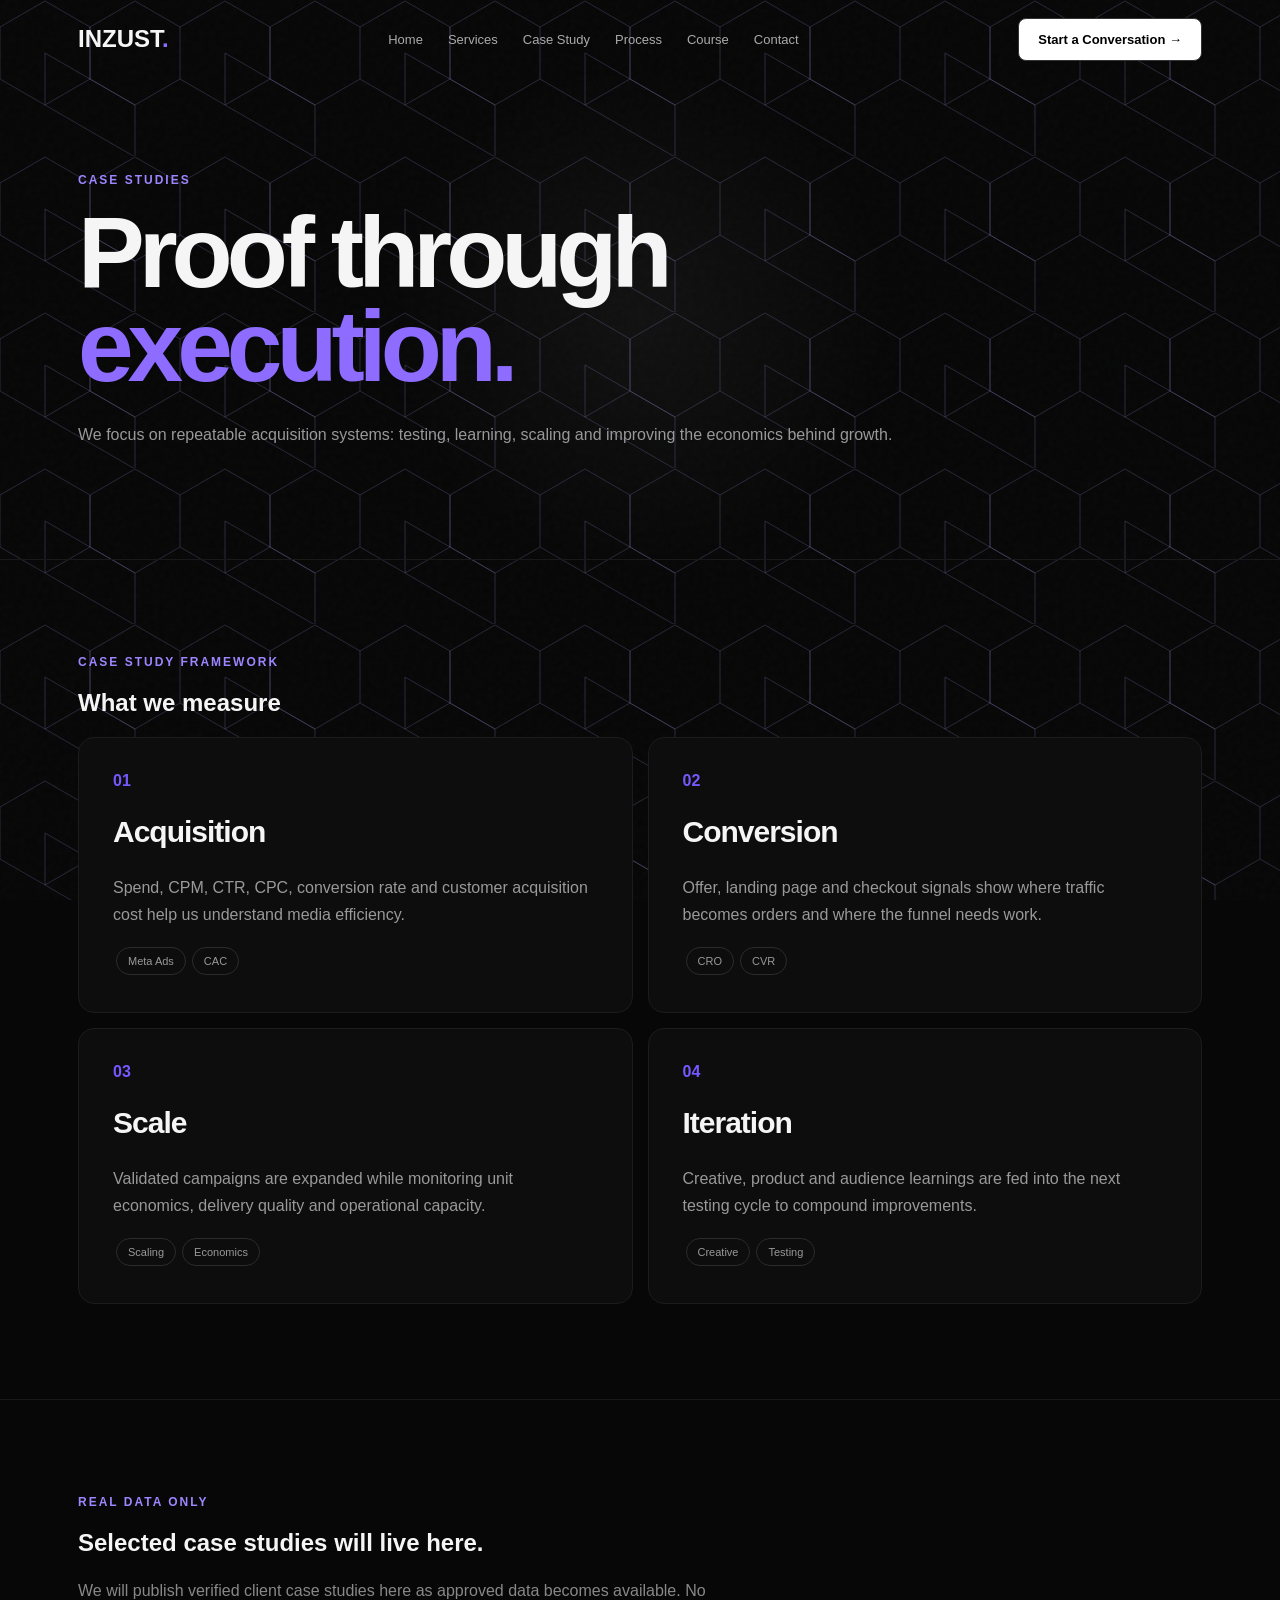
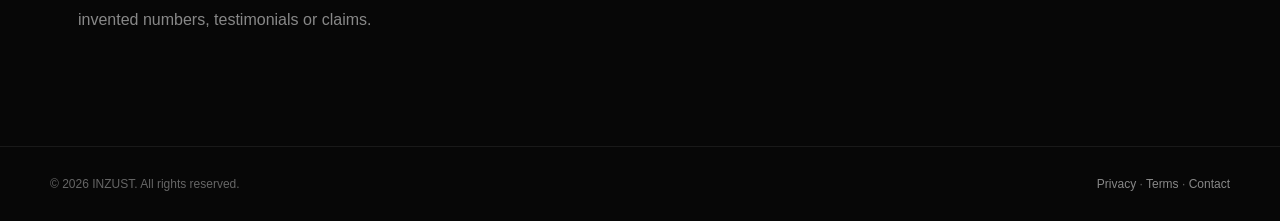
<file: case-studies.html>
<!doctype html><html lang="en"><head><meta charset="utf-8">
<script>
window.INZUST_GOOGLE_ADS_ID="";
window.trackLeadEvent=function(label){if(typeof window.gtag==="function"){window.gtag("event","generate_lead",{event_category:"lead",event_label:label});}};
(function(){var id=window.INZUST_GOOGLE_ADS_ID;if(!id)return;window.dataLayer=window.dataLayer||[];window.gtag=function(){window.dataLayer.push(arguments)};gtag("js",new Date());gtag("config",id);var s=document.createElement("script");s.async=true;s.src="https://www.googletagmanager.com/gtag/js?id="+encodeURIComponent(id);document.head.appendChild(s);})();
</script><meta name="viewport" content="width=device-width,initial-scale=1"><title>INZUST — Case Studies</title><link rel="stylesheet" href="services.html"><style>*{box-sizing:border-box}body{margin:0;background:#070707;color:#f5f5f5;font-family:Inter,Arial,sans-serif}a{color:inherit;text-decoration:none}.wrap{max-width:1180px;margin:auto;padding:0 28px}.nav{height:78px;display:flex;align-items:center;justify-content:space-between}.logo{font-weight:900;font-size:24px}.navlinks{display:flex;gap:25px;color:#aaa;font-size:13px}.btn{display:inline-flex;padding:13px 19px;border:1px solid #333;border-radius:8px;background:#fff;color:#000;font-size:13px;font-weight:700}.hero,.section{padding:95px 0;border-bottom:1px solid #191919}.hero{position:relative;overflow:hidden}.eyebrow{color:#9d86ff;font-size:12px;text-transform:uppercase;letter-spacing:2px;font-weight:800}.hero h1{font-size:clamp(55px,8vw,100px);line-height:.94;letter-spacing:-6px;max-width:900px;margin:18px 0 28px}.hero h1 span{color:#8d6cff}.hero p,.card p{color:#999;line-height:1.7}.cards{display:grid;grid-template-columns:repeat(2,1fr);gap:15px}.card{background:#0d0d0d;border:1px solid #1c1c1c;border-radius:16px;padding:34px;min-height:260px}.num{color:#7658ff;font-weight:800}.card h2{font-size:30px;letter-spacing:-1px}.tag{display:inline-block;border:1px solid #2b2b2b;border-radius:999px;padding:7px 11px;color:#999;font-size:11px;margin:3px}.footer{padding:30px 0;color:#666;font-size:12px;display:flex;justify-content:space-between}.menu-toggle{display:none;background:none;color:#fff;border:0;font-size:23px;cursor:pointer}.mobile-menu{display:none}.footer a{color:#888}.footer a:hover{color:#fff}@media(max-width:800px){.menu-toggle{display:block}.nav-cta{display:none}.mobile-menu.open{display:block;position:fixed;top:78px;left:16px;right:16px;z-index:40;background:#0b0b0b;border:1px solid #282828;border-radius:14px;padding:8px;box-shadow:0 20px 50px #000}.mobile-menu a{display:block;padding:13px 15px;color:#ccc;font-size:14px}.mobile-menu a:hover{background:#151515;color:#fff}.navlinks{display:none}.cards{grid-template-columns:1fr}.hero h1{letter-spacing:-3px}.footer{flex-direction:column;gap:12px}}.page-animation{position:fixed;inset:0;z-index:0;pointer-events:none;overflow:hidden;background:transparent}body> *:not(.page-animation){position:relative;z-index:1}.anim-grid{position:absolute;inset:0;width:100%;height:100%;background-image:url("data:image/svg+xml,%3Csvg xmlns='http://www.w3.org/2000/svg' width='180' height='156' viewBox='0 0 180 156'%3E%3Cg fill='none' stroke='%23b5a3ff' stroke-opacity='.24' stroke-width='1'%3E%3Cpath d='M45 1L90 27L90 79L45 105L0 79L0 27Z'/%3E%3Cpath d='M135 1L180 27L180 79L135 105L90 79L90 27Z'/%3E%3Cpath d='M90 79L135 105L135 157L90 131L45 105L45 53Z'/%3E%3C/g%3E%3C/svg%3E");background-size:180px 156px;opacity:.8;mask-image:none;transform:none;animation:hexDrift 18s linear infinite}.aurora{display:none}.aurora.a{top:-8vw;right:-8vw;background:linear-gradient(120deg,#6e50ff,transparent 70%);transform:rotate(-18deg);animation:auroraA 9s ease-in-out infinite}.aurora.b{top:25%;left:-15vw;background:linear-gradient(120deg,#4324c9,transparent 70%);transform:rotate(20deg);animation:auroraB 11s ease-in-out infinite}.aurora.c{bottom:-18vw;right:10%;background:linear-gradient(120deg,#8d6cff,transparent 68%);transform:rotate(-12deg);animation:auroraC 13s ease-in-out infinite}.anim-spotlight{position:absolute;inset:0;background:radial-gradient(360px circle at var(--sx,50%) var(--sy,35%),#ffffff0b,transparent 70%);transition:background .12s linear}.anim-noise{position:absolute;inset:0;opacity:.035;background-image:url("data:image/svg+xml,%3Csvg viewBox='0 0 180 180' xmlns='http://www.w3.org/2000/svg'%3E%3Cfilter id='n'%3E%3CfeTurbulence type='fractalNoise' baseFrequency='.9' numOctaves='4' stitchTiles='stitch'/%3E%3C/filter%3E%3Crect width='100%25' height='100%25' filter='url(%23n)' opacity='.7'/%3E%3C/svg%3E");animation:noiseShift .7s steps(2) infinite}@keyframes hexDrift{0%{background-position:0 0}50%{background-position:90px 78px}100%{background-position:180px 156px}}@keyframes auroraA{0%,100%{transform:translate3d(0,0,0) rotate(-18deg) scale(1)}50%{transform:translate3d(-5vw,3vw,0) rotate(-8deg) scale(1.08)}}@keyframes auroraB{0%,100%{transform:translate3d(0,0,0) rotate(20deg) scale(1)}50%{transform:translate3d(4vw,-2vw,0) rotate(10deg) scale(1.1)}}@keyframes auroraC{0%,100%{transform:translate3d(0,0,0) rotate(-12deg) scale(1)}50%{transform:translate3d(-3vw,-2vw,0) rotate(2deg) scale(1.12)}}@keyframes noiseShift{0%{transform:translate3d(0,0,0)}25%{transform:translate3d(1%, -1%,0)}50%{transform:translate3d(-1%,1%,0)}75%{transform:translate3d(1%,1%,0)}100%{transform:translate3d(0,0,0)}}@media(max-width:850px){.anim-grid{opacity:.48;background-size:120px 104px}.aurora{display:none}.anim-spotlight{display:none}}@media(prefers-reduced-motion:reduce){.anim-grid,.aurora,.anim-noise{animation:none!important}}</style></head><body><div class="page-animation" aria-hidden="true"><div class="aurora a"></div><div class="aurora b"></div><div class="aurora c"></div><div class="anim-grid"></div><div class="anim-spotlight"></div><div class="anim-noise"></div></div><header class="wrap nav"><a class="logo" href="index.html">INZUST<span style="color:#8d6cff">.</span></a><nav class="navlinks"><a href="index.html">Home</a><a href="services.html">Services</a><a href="case-studies.html">Case Study</a><a href="process.html">Process</a><a href="course.html">Course</a><a href="contact.html">Contact</a></nav><a class="btn nav-cta" href="contact.html">Start a Conversation →</a><button class="menu-toggle" aria-label="Open menu" aria-expanded="false">☰</button></header><div class="mobile-menu" aria-hidden="true"><a href="index.html">Home</a><a href="services.html">Services</a><a href="case-studies.html">Case Study</a><a href="process.html">Process</a><a href="course.html">Course</a><a href="contact.html">Contact</a></div><main><section class="hero"><div class="wrap"><div class="eyebrow">Case studies</div><h1>Proof through <span>execution.</span></h1><p>We focus on repeatable acquisition systems: testing, learning, scaling and improving the economics behind growth.</p></div></section><section class="section"><div class="wrap"><div class="eyebrow">Case study framework</div><h2>What we measure</h2><div class="cards"><article class="card"><div class="num">01</div><h2>Acquisition</h2><p>Spend, CPM, CTR, CPC, conversion rate and customer acquisition cost help us understand media efficiency.</p><span class="tag">Meta Ads</span><span class="tag">CAC</span></article><article class="card"><div class="num">02</div><h2>Conversion</h2><p>Offer, landing page and checkout signals show where traffic becomes orders and where the funnel needs work.</p><span class="tag">CRO</span><span class="tag">CVR</span></article><article class="card"><div class="num">03</div><h2>Scale</h2><p>Validated campaigns are expanded while monitoring unit economics, delivery quality and operational capacity.</p><span class="tag">Scaling</span><span class="tag">Economics</span></article><article class="card"><div class="num">04</div><h2>Iteration</h2><p>Creative, product and audience learnings are fed into the next testing cycle to compound improvements.</p><span class="tag">Creative</span><span class="tag">Testing</span></article></div></div></section><section class="section"><div class="wrap"><div class="eyebrow">Real data only</div><h2>Selected case studies will live here.</h2><p style="max-width:650px;color:#888;line-height:1.8">We will publish verified client case studies here as approved data becomes available. No invented numbers, testimonials or claims.</p></div></section></main><footer class="wrap footer"><span>© 2026 INZUST. All rights reserved.</span><span><a href="privacy-policy.html">Privacy</a> · <a href="terms.html">Terms</a> · <a href="contact.html">Contact</a></span></footer><script>(()=>{const t=document.querySelector(".menu-toggle"),m=document.querySelector(".mobile-menu");if(!t||!m)return;t.addEventListener("click",()=>{const o=m.classList.toggle("open");t.setAttribute("aria-expanded",o);m.setAttribute("aria-hidden",!o);t.textContent=o?"×":"☰"});m.querySelectorAll("a").forEach(a=>a.addEventListener("click",()=>{m.classList.remove("open");t.setAttribute("aria-expanded","false");t.textContent="☰"}));})();</script><script>(()=>{const s=document.querySelector('.anim-spotlight');if(!s||!matchMedia('(pointer:fine)').matches)return;window.addEventListener('pointermove',e=>{s.style.setProperty('--sx',e.clientX+'px');s.style.setProperty('--sy',e.clientY+'px')},{passive:true})})();</script></body></html>
</file>
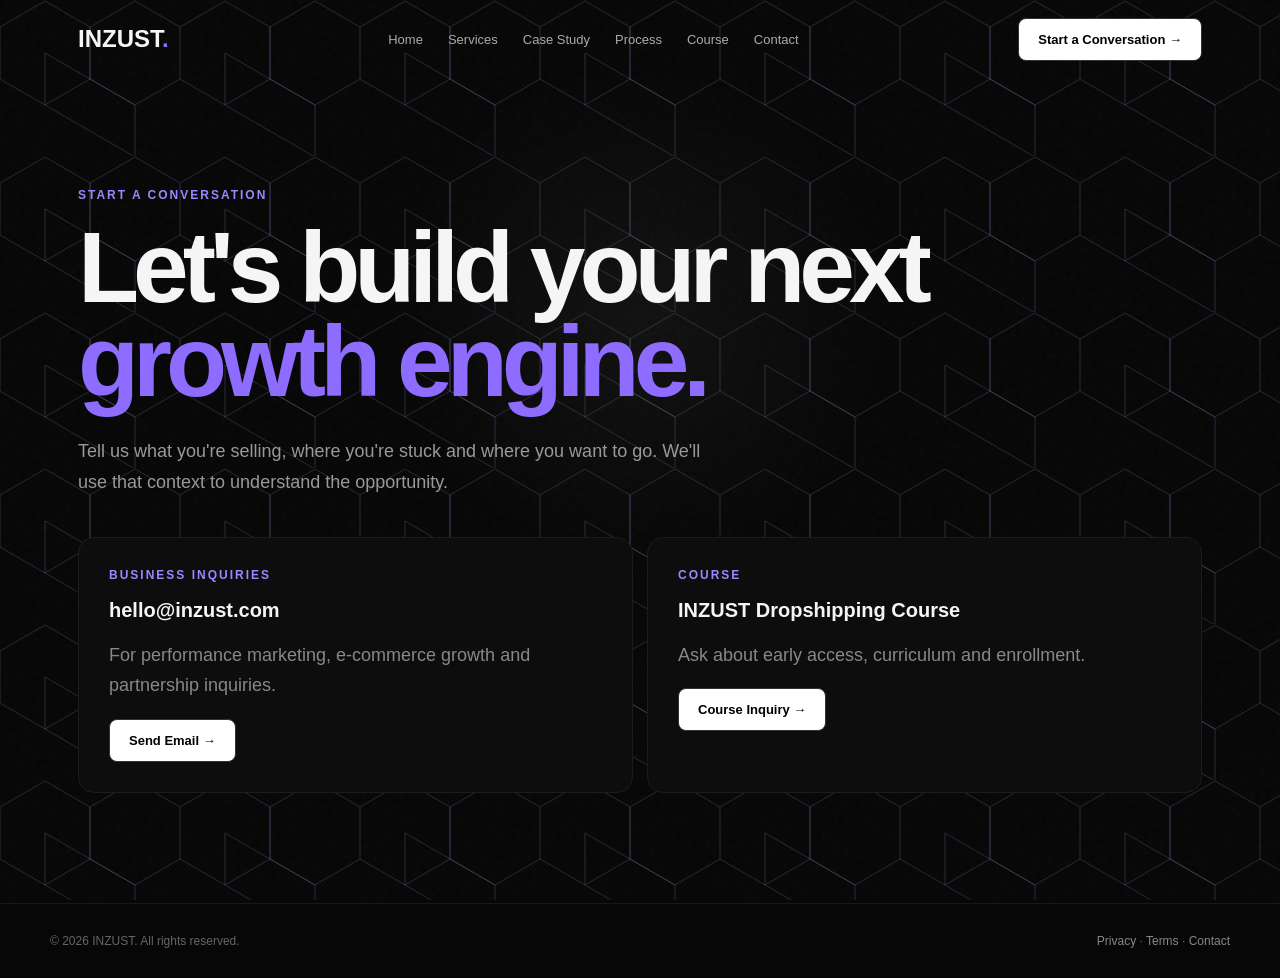
<file: contact.html>
<!doctype html><html lang="en"><head><meta charset="utf-8">
<script>
window.INZUST_GOOGLE_ADS_ID="";
window.trackLeadEvent=function(label){if(typeof window.gtag==="function"){window.gtag("event","generate_lead",{event_category:"lead",event_label:label});}};
(function(){var id=window.INZUST_GOOGLE_ADS_ID;if(!id)return;window.dataLayer=window.dataLayer||[];window.gtag=function(){window.dataLayer.push(arguments)};gtag("js",new Date());gtag("config",id);var s=document.createElement("script");s.async=true;s.src="https://www.googletagmanager.com/gtag/js?id="+encodeURIComponent(id);document.head.appendChild(s);})();
</script><meta name="viewport" content="width=device-width,initial-scale=1"><title>INZUST — Contact</title><style>*{box-sizing:border-box}body{margin:0;background:#070707;color:#f5f5f5;font-family:Inter,Arial,sans-serif}a{color:inherit;text-decoration:none}.wrap{max-width:1180px;margin:auto;padding:0 28px}.nav{height:78px;display:flex;align-items:center;justify-content:space-between}.logo{font-weight:900;font-size:24px}.navlinks{display:flex;gap:25px;color:#aaa;font-size:13px}.btn{display:inline-flex;padding:13px 19px;border:1px solid #333;border-radius:8px;background:#fff;color:#000;font-size:13px;font-weight:700}.hero{padding:110px 0;border-bottom:1px solid #191919}.eyebrow{color:#9d86ff;font-size:12px;text-transform:uppercase;letter-spacing:2px;font-weight:800}.hero h1{font-size:clamp(55px,8vw,100px);line-height:.94;letter-spacing:-6px;max-width:900px;margin:18px 0 28px}.hero h1 span{color:#8d6cff}.hero p{color:#999;line-height:1.7;max-width:650px;font-size:18px}.contactbox{margin-top:40px;display:grid;grid-template-columns:repeat(2,1fr);gap:14px}.item{background:#0d0d0d;border:1px solid #1c1c1c;border-radius:16px;padding:30px}.item h2{font-size:20px}.item p{color:#888}.footer{padding:30px 0;color:#666;font-size:12px;display:flex;justify-content:space-between}.menu-toggle{display:none;background:none;color:#fff;border:0;font-size:23px;cursor:pointer}.mobile-menu{display:none}.footer a{color:#888}.footer a:hover{color:#fff}@media(max-width:800px){.menu-toggle{display:block}.nav-cta{display:none}.mobile-menu.open{display:block;position:fixed;top:78px;left:16px;right:16px;z-index:40;background:#0b0b0b;border:1px solid #282828;border-radius:14px;padding:8px;box-shadow:0 20px 50px #000}.mobile-menu a{display:block;padding:13px 15px;color:#ccc;font-size:14px}.mobile-menu a:hover{background:#151515;color:#fff}.navlinks{display:none}.contactbox{grid-template-columns:1fr}.hero h1{letter-spacing:-3px}.footer{flex-direction:column;gap:12px}}.page-animation{position:fixed;inset:0;z-index:0;pointer-events:none;overflow:hidden;background:transparent}body> *:not(.page-animation){position:relative;z-index:1}.anim-grid{position:absolute;inset:0;width:100%;height:100%;background-image:url("data:image/svg+xml,%3Csvg xmlns='http://www.w3.org/2000/svg' width='180' height='156' viewBox='0 0 180 156'%3E%3Cg fill='none' stroke='%23b5a3ff' stroke-opacity='.24' stroke-width='1'%3E%3Cpath d='M45 1L90 27L90 79L45 105L0 79L0 27Z'/%3E%3Cpath d='M135 1L180 27L180 79L135 105L90 79L90 27Z'/%3E%3Cpath d='M90 79L135 105L135 157L90 131L45 105L45 53Z'/%3E%3C/g%3E%3C/svg%3E");background-size:180px 156px;opacity:.8;mask-image:none;transform:none;animation:hexDrift 18s linear infinite}.aurora{display:none}.aurora.a{top:-8vw;right:-8vw;background:linear-gradient(120deg,#6e50ff,transparent 70%);transform:rotate(-18deg);animation:auroraA 9s ease-in-out infinite}.aurora.b{top:25%;left:-15vw;background:linear-gradient(120deg,#4324c9,transparent 70%);transform:rotate(20deg);animation:auroraB 11s ease-in-out infinite}.aurora.c{bottom:-18vw;right:10%;background:linear-gradient(120deg,#8d6cff,transparent 68%);transform:rotate(-12deg);animation:auroraC 13s ease-in-out infinite}.anim-spotlight{position:absolute;inset:0;background:radial-gradient(360px circle at var(--sx,50%) var(--sy,35%),#ffffff0b,transparent 70%);transition:background .12s linear}.anim-noise{position:absolute;inset:0;opacity:.035;background-image:url("data:image/svg+xml,%3Csvg viewBox='0 0 180 180' xmlns='http://www.w3.org/2000/svg'%3E%3Cfilter id='n'%3E%3CfeTurbulence type='fractalNoise' baseFrequency='.9' numOctaves='4' stitchTiles='stitch'/%3E%3C/filter%3E%3Crect width='100%25' height='100%25' filter='url(%23n)' opacity='.7'/%3E%3C/svg%3E");animation:noiseShift .7s steps(2) infinite}@keyframes hexDrift{0%{background-position:0 0}50%{background-position:90px 78px}100%{background-position:180px 156px}}@keyframes auroraA{0%,100%{transform:translate3d(0,0,0) rotate(-18deg) scale(1)}50%{transform:translate3d(-5vw,3vw,0) rotate(-8deg) scale(1.08)}}@keyframes auroraB{0%,100%{transform:translate3d(0,0,0) rotate(20deg) scale(1)}50%{transform:translate3d(4vw,-2vw,0) rotate(10deg) scale(1.1)}}@keyframes auroraC{0%,100%{transform:translate3d(0,0,0) rotate(-12deg) scale(1)}50%{transform:translate3d(-3vw,-2vw,0) rotate(2deg) scale(1.12)}}@keyframes noiseShift{0%{transform:translate3d(0,0,0)}25%{transform:translate3d(1%, -1%,0)}50%{transform:translate3d(-1%,1%,0)}75%{transform:translate3d(1%,1%,0)}100%{transform:translate3d(0,0,0)}}@media(max-width:850px){.anim-grid{opacity:.48;background-size:120px 104px}.aurora{display:none}.anim-spotlight{display:none}}@media(prefers-reduced-motion:reduce){.anim-grid,.aurora,.anim-noise{animation:none!important}}</style></head><body><div class="page-animation" aria-hidden="true"><div class="aurora a"></div><div class="aurora b"></div><div class="aurora c"></div><div class="anim-grid"></div><div class="anim-spotlight"></div><div class="anim-noise"></div></div><header class="wrap nav"><a class="logo" href="index.html">INZUST<span style="color:#8d6cff">.</span></a><nav class="navlinks"><a href="index.html">Home</a><a href="services.html">Services</a><a href="case-studies.html">Case Study</a><a href="process.html">Process</a><a href="course.html">Course</a><a href="contact.html">Contact</a></nav><a class="btn nav-cta" href="contact.html">Start a Conversation →</a><button class="menu-toggle" aria-label="Open menu" aria-expanded="false">☰</button></header><div class="mobile-menu" aria-hidden="true"><a href="index.html">Home</a><a href="services.html">Services</a><a href="case-studies.html">Case Study</a><a href="process.html">Process</a><a href="course.html">Course</a><a href="contact.html">Contact</a></div><main><section class="hero"><div class="wrap"><div class="eyebrow">Start a conversation</div><h1>Let's build your next <span>growth engine.</span></h1><p>Tell us what you're selling, where you're stuck and where you want to go. We'll use that context to understand the opportunity.</p><div class="contactbox"><div class="item"><div class="eyebrow">Business inquiries</div><h2>hello@inzust.com</h2><p>For performance marketing, e-commerce growth and partnership inquiries.</p><a class="btn" href="mailto:hello@inzust.com">Send Email →</a></div><div class="item"><div class="eyebrow">Course</div><h2>INZUST Dropshipping Course</h2><p>Ask about early access, curriculum and enrollment.</p><a class="btn" href="mailto:hello@inzust.com?subject=INZUST%20Course%20Inquiry">Course Inquiry →</a></div></div></div></section></main><footer class="wrap footer"><span>© 2026 INZUST. All rights reserved.</span><span><a href="privacy-policy.html">Privacy</a> · <a href="terms.html">Terms</a> · <a href="contact.html">Contact</a></span></footer><script>(()=>{const t=document.querySelector(".menu-toggle"),m=document.querySelector(".mobile-menu");if(!t||!m)return;t.addEventListener("click",()=>{const o=m.classList.toggle("open");t.setAttribute("aria-expanded",o);m.setAttribute("aria-hidden",!o);t.textContent=o?"×":"☰"});m.querySelectorAll("a").forEach(a=>a.addEventListener("click",()=>{m.classList.remove("open");t.setAttribute("aria-expanded","false");t.textContent="☰"}));})();</script><script>(()=>{const s=document.querySelector('.anim-spotlight');if(!s||!matchMedia('(pointer:fine)').matches)return;window.addEventListener('pointermove',e=>{s.style.setProperty('--sx',e.clientX+'px');s.style.setProperty('--sy',e.clientY+'px')},{passive:true})})();</script></body></html>
</file>
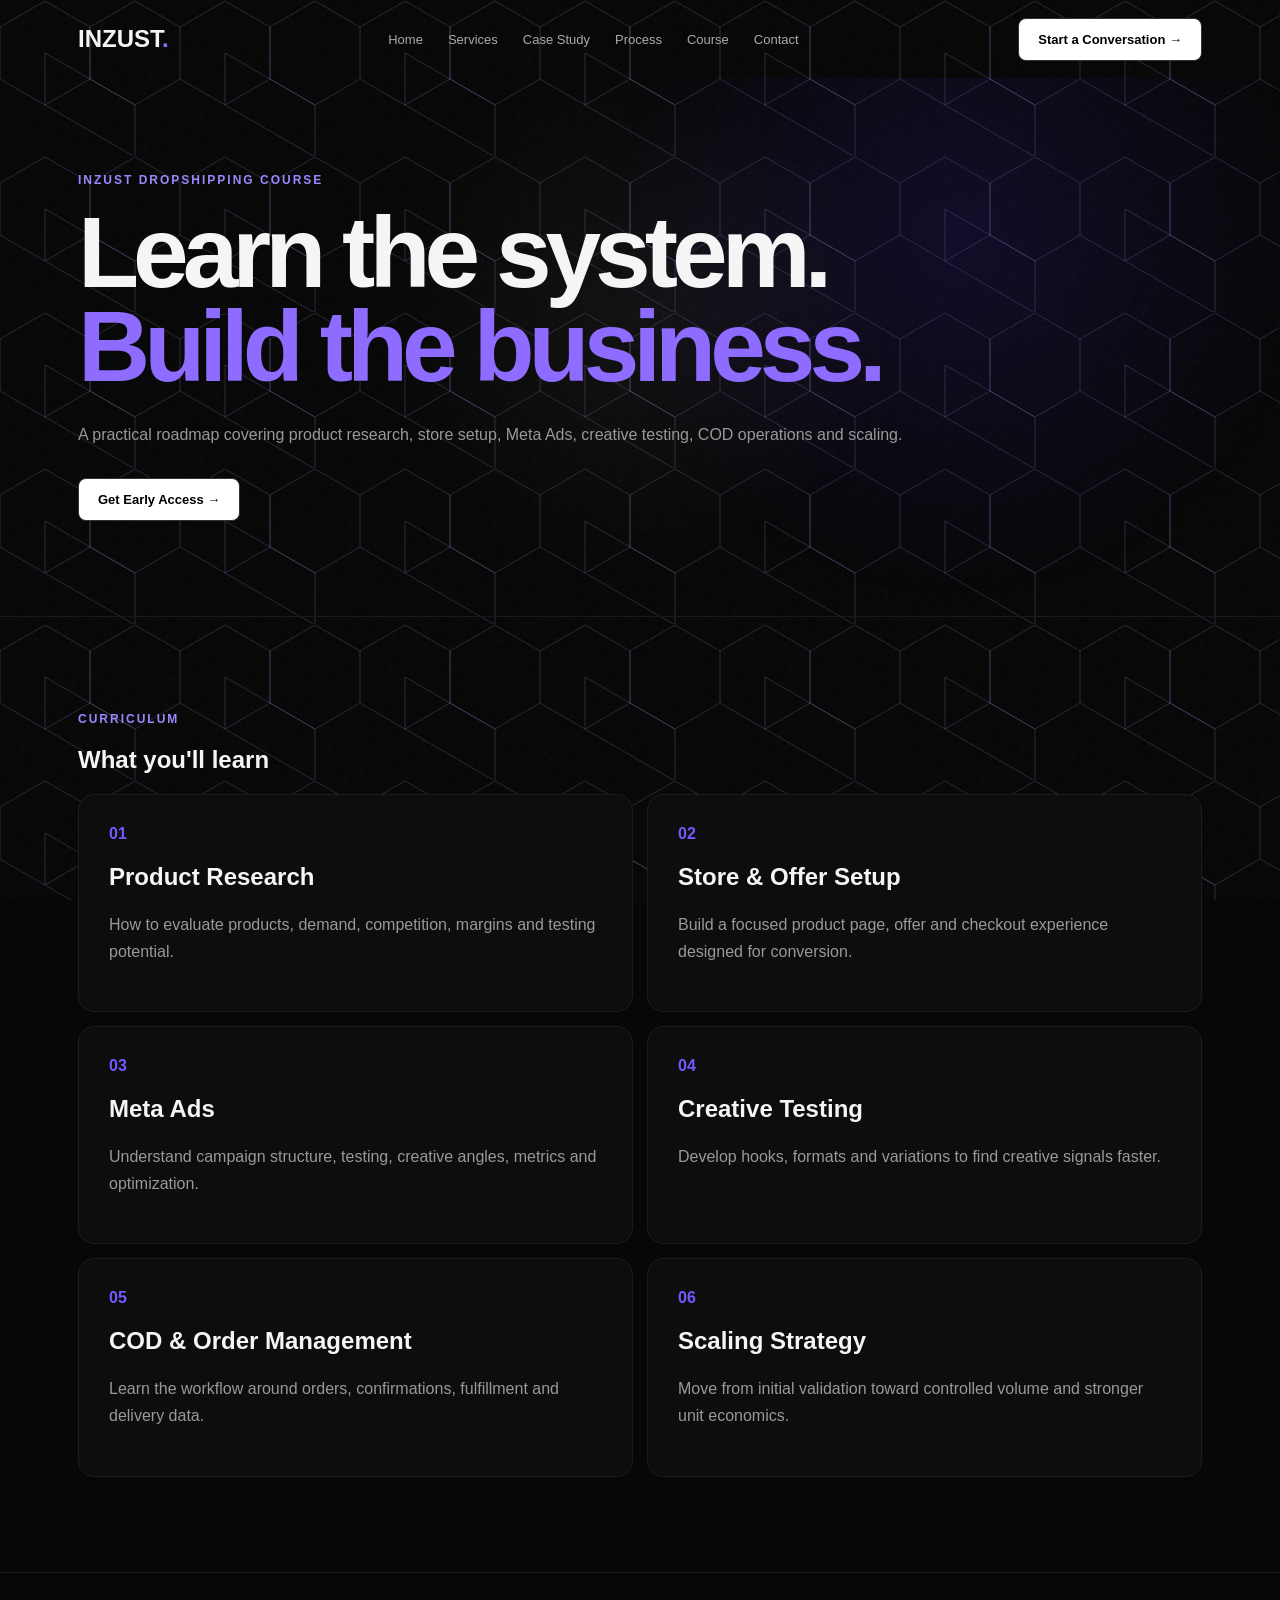
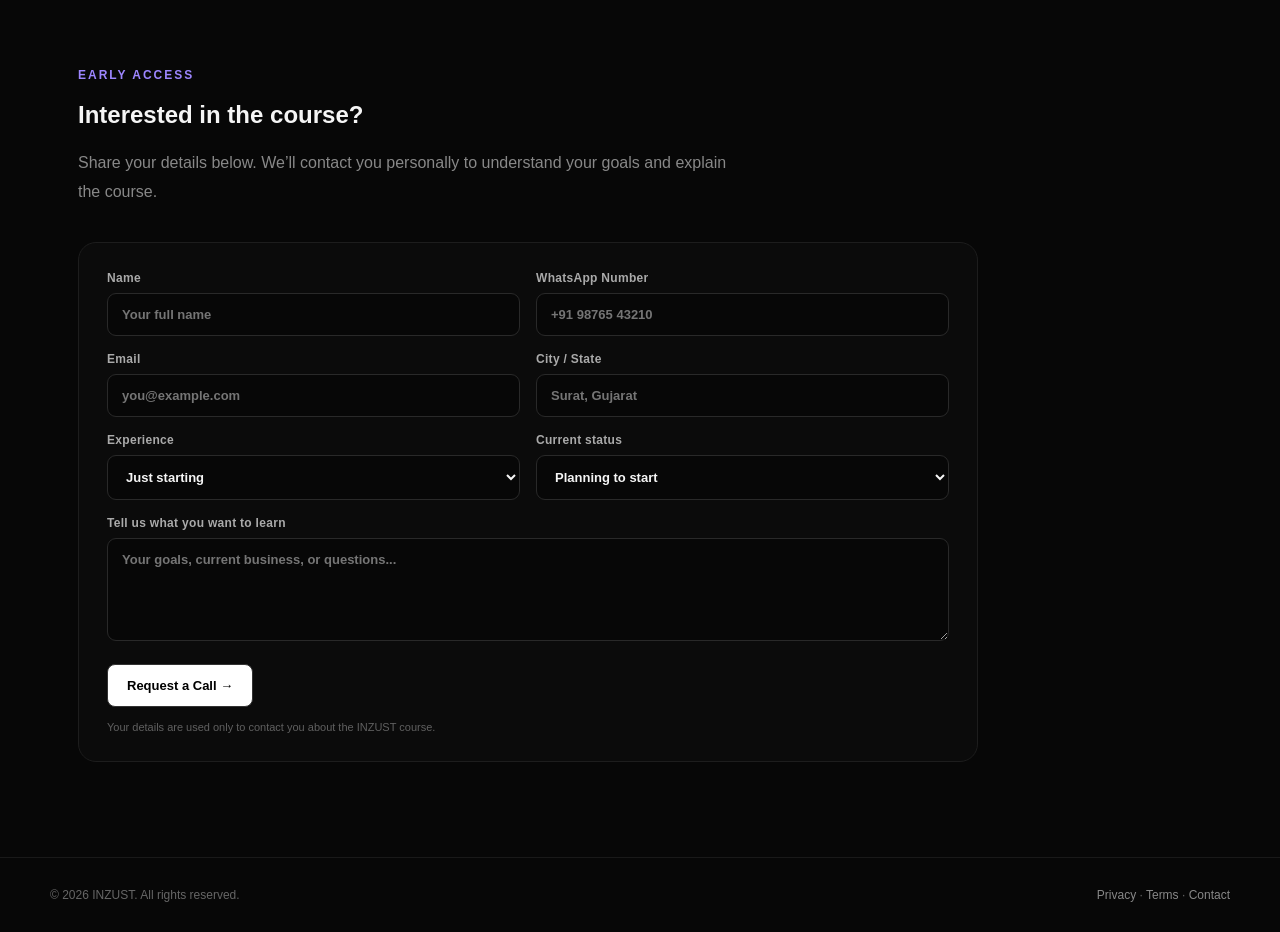
<file: course.html>
<!doctype html><html lang="en"><head><meta charset="utf-8">
<script>
window.INZUST_GOOGLE_ADS_ID="";
window.trackLeadEvent=function(label){if(typeof window.gtag==="function"){window.gtag("event","generate_lead",{event_category:"lead",event_label:label});}};
(function(){var id=window.INZUST_GOOGLE_ADS_ID;if(!id)return;window.dataLayer=window.dataLayer||[];window.gtag=function(){window.dataLayer.push(arguments)};gtag("js",new Date());gtag("config",id);var s=document.createElement("script");s.async=true;s.src="https://www.googletagmanager.com/gtag/js?id="+encodeURIComponent(id);document.head.appendChild(s);})();
</script><meta name="viewport" content="width=device-width,initial-scale=1"><title>INZUST — Dropshipping Course</title><style>*{box-sizing:border-box}body{margin:0;background:#070707;color:#f5f5f5;font-family:Inter,Arial,sans-serif}a{color:inherit;text-decoration:none}.wrap{max-width:1180px;margin:auto;padding:0 28px}.nav{height:78px;display:flex;align-items:center;justify-content:space-between}.logo{font-weight:900;font-size:24px}.navlinks{display:flex;gap:25px;color:#aaa;font-size:13px}.btn{display:inline-flex;padding:13px 19px;border:1px solid #333;border-radius:8px;background:#fff;color:#000;font-size:13px;font-weight:700}.hero,.section{padding:95px 0;border-bottom:1px solid #191919}.hero{background:radial-gradient(circle at 75% 30%,#5b2cff22,transparent 35%)}.eyebrow{color:#9d86ff;font-size:12px;text-transform:uppercase;letter-spacing:2px;font-weight:800}.hero h1{font-size:clamp(55px,8vw,100px);line-height:.94;letter-spacing:-6px;max-width:950px;margin:18px 0 28px}.hero h1 span{color:#8d6cff}.hero p,.module p{color:#999;line-height:1.7}.modules{display:grid;grid-template-columns:repeat(2,1fr);gap:14px}.module{background:#0d0d0d;border:1px solid #1c1c1c;border-radius:16px;padding:30px}.module h2{font-size:24px}.num{color:#7658ff;font-weight:800}.price{font-size:48px;font-weight:900;letter-spacing:-3px}.footer{padding:30px 0;color:#666;font-size:12px;display:flex;justify-content:space-between}.menu-toggle{display:none;background:none;color:#fff;border:0;font-size:23px;cursor:pointer}.mobile-menu{display:none}.footer a{color:#888}.footer a:hover{color:#fff}@media(max-width:800px){.menu-toggle{display:block}.nav-cta{display:none}.mobile-menu.open{display:block;position:fixed;top:78px;left:16px;right:16px;z-index:40;background:#0b0b0b;border:1px solid #282828;border-radius:14px;padding:8px;box-shadow:0 20px 50px #000}.mobile-menu a{display:block;padding:13px 15px;color:#ccc;font-size:14px}.mobile-menu a:hover{background:#151515;color:#fff}.navlinks{display:none}.modules{grid-template-columns:1fr}.hero h1{letter-spacing:-3px}.footer{flex-direction:column;gap:12px}}.lead-form{margin-top:35px;max-width:900px;background:#0b0b0b;border:1px solid #1d1d1d;border-radius:18px;padding:28px}.form-grid{display:grid;grid-template-columns:1fr 1fr;gap:16px}label{display:block;color:#aaa;font-size:12px;font-weight:700;letter-spacing:.3px}.lead-form input,.lead-form select,.lead-form textarea{width:100%;margin-top:8px;border:1px solid #292929;background:#070707;color:#f5f5f5;border-radius:9px;padding:13px 14px;font:inherit;font-size:13px;outline:none}.lead-form input:focus,.lead-form select:focus,.lead-form textarea:focus{border-color:#6548c7;box-shadow:0 0 0 3px #6d4aff12}.lead-form textarea{resize:vertical}.lead-form .full{margin-top:16px}.lead-form .btn{margin-top:20px;cursor:pointer}.form-note{color:#606060!important;font-size:11px!important;margin:14px 0 0}@media(max-width:800px){.form-grid{grid-template-columns:1fr}.lead-form{padding:22px}}.page-animation{position:fixed;inset:0;z-index:0;pointer-events:none;overflow:hidden;background:transparent}body> *:not(.page-animation){position:relative;z-index:1}.anim-grid{position:absolute;inset:0;width:100%;height:100%;background-image:url("data:image/svg+xml,%3Csvg xmlns='http://www.w3.org/2000/svg' width='180' height='156' viewBox='0 0 180 156'%3E%3Cg fill='none' stroke='%23b5a3ff' stroke-opacity='.24' stroke-width='1'%3E%3Cpath d='M45 1L90 27L90 79L45 105L0 79L0 27Z'/%3E%3Cpath d='M135 1L180 27L180 79L135 105L90 79L90 27Z'/%3E%3Cpath d='M90 79L135 105L135 157L90 131L45 105L45 53Z'/%3E%3C/g%3E%3C/svg%3E");background-size:180px 156px;opacity:.8;mask-image:none;transform:none;animation:hexDrift 18s linear infinite}.aurora{display:none}.aurora.a{top:-8vw;right:-8vw;background:linear-gradient(120deg,#6e50ff,transparent 70%);transform:rotate(-18deg);animation:auroraA 9s ease-in-out infinite}.aurora.b{top:25%;left:-15vw;background:linear-gradient(120deg,#4324c9,transparent 70%);transform:rotate(20deg);animation:auroraB 11s ease-in-out infinite}.aurora.c{bottom:-18vw;right:10%;background:linear-gradient(120deg,#8d6cff,transparent 68%);transform:rotate(-12deg);animation:auroraC 13s ease-in-out infinite}.anim-spotlight{position:absolute;inset:0;background:radial-gradient(360px circle at var(--sx,50%) var(--sy,35%),#ffffff0b,transparent 70%);transition:background .12s linear}.anim-noise{position:absolute;inset:0;opacity:.035;background-image:url("data:image/svg+xml,%3Csvg viewBox='0 0 180 180' xmlns='http://www.w3.org/2000/svg'%3E%3Cfilter id='n'%3E%3CfeTurbulence type='fractalNoise' baseFrequency='.9' numOctaves='4' stitchTiles='stitch'/%3E%3C/filter%3E%3Crect width='100%25' height='100%25' filter='url(%23n)' opacity='.7'/%3E%3C/svg%3E");animation:noiseShift .7s steps(2) infinite}@keyframes hexDrift{0%{background-position:0 0}50%{background-position:90px 78px}100%{background-position:180px 156px}}@keyframes auroraA{0%,100%{transform:translate3d(0,0,0) rotate(-18deg) scale(1)}50%{transform:translate3d(-5vw,3vw,0) rotate(-8deg) scale(1.08)}}@keyframes auroraB{0%,100%{transform:translate3d(0,0,0) rotate(20deg) scale(1)}50%{transform:translate3d(4vw,-2vw,0) rotate(10deg) scale(1.1)}}@keyframes auroraC{0%,100%{transform:translate3d(0,0,0) rotate(-12deg) scale(1)}50%{transform:translate3d(-3vw,-2vw,0) rotate(2deg) scale(1.12)}}@keyframes noiseShift{0%{transform:translate3d(0,0,0)}25%{transform:translate3d(1%, -1%,0)}50%{transform:translate3d(-1%,1%,0)}75%{transform:translate3d(1%,1%,0)}100%{transform:translate3d(0,0,0)}}@media(max-width:850px){.anim-grid{opacity:.48;background-size:120px 104px}.aurora{display:none}.anim-spotlight{display:none}}@media(prefers-reduced-motion:reduce){.anim-grid,.aurora,.anim-noise{animation:none!important}}</style></head><body><div class="page-animation" aria-hidden="true"><div class="aurora a"></div><div class="aurora b"></div><div class="aurora c"></div><div class="anim-grid"></div><div class="anim-spotlight"></div><div class="anim-noise"></div></div><header class="wrap nav"><a class="logo" href="index.html">INZUST<span style="color:#8d6cff">.</span></a><nav class="navlinks"><a href="index.html">Home</a><a href="services.html">Services</a><a href="case-studies.html">Case Study</a><a href="process.html">Process</a><a href="course.html">Course</a><a href="contact.html">Contact</a></nav><a class="btn nav-cta" href="contact.html">Start a Conversation →</a><button class="menu-toggle" aria-label="Open menu" aria-expanded="false">☰</button></header><div class="mobile-menu" aria-hidden="true"><a href="index.html">Home</a><a href="services.html">Services</a><a href="case-studies.html">Case Study</a><a href="process.html">Process</a><a href="course.html">Course</a><a href="contact.html">Contact</a></div><main><section class="hero"><div class="wrap"><div class="eyebrow">INZUST Dropshipping Course</div><h1>Learn the system.<br><span>Build the business.</span></h1><p>A practical roadmap covering product research, store setup, Meta Ads, creative testing, COD operations and scaling.</p><div style="margin-top:30px"><a class="btn" href="contact.html">Get Early Access →</a></div></div></section><section class="section"><div class="wrap"><div class="eyebrow">Curriculum</div><h2>What you'll learn</h2><div class="modules"><article class="module"><div class="num">01</div><h2>Product Research</h2><p>How to evaluate products, demand, competition, margins and testing potential.</p></article><article class="module"><div class="num">02</div><h2>Store & Offer Setup</h2><p>Build a focused product page, offer and checkout experience designed for conversion.</p></article><article class="module"><div class="num">03</div><h2>Meta Ads</h2><p>Understand campaign structure, testing, creative angles, metrics and optimization.</p></article><article class="module"><div class="num">04</div><h2>Creative Testing</h2><p>Develop hooks, formats and variations to find creative signals faster.</p></article><article class="module"><div class="num">05</div><h2>COD & Order Management</h2><p>Learn the workflow around orders, confirmations, fulfillment and delivery data.</p></article><article class="module"><div class="num">06</div><h2>Scaling Strategy</h2><p>Move from initial validation toward controlled volume and stronger unit economics.</p></article></div></div></section><section class="section"><div class="wrap"><div class="eyebrow">Early access</div><h2>Interested in the course?</h2><p style="color:#888;max-width:650px;line-height:1.8">Share your details below. We’ll contact you personally to understand your goals and explain the course.</p><form class="lead-form" action="https://formsubmit.co/hello@inzust.com" method="POST" onsubmit="trackLeadEvent('course_form_submit')"><input type="hidden" name="_subject" value="New INZUST Course Lead"><input type="hidden" name="_template" value="table"><input type="hidden" name="_captcha" value="false"><div class="form-grid"><label>Name<input name="Name" type="text" placeholder="Your full name" required></label><label>WhatsApp Number<input name="WhatsApp" type="tel" placeholder="+91 98765 43210" required></label><label>Email<input name="Email" type="email" placeholder="you@example.com"></label><label>City / State<input name="Location" type="text" placeholder="Surat, Gujarat"></label><label>Experience<select name="Experience"><option>Just starting</option><option>0–6 months</option><option>6–12 months</option><option>1+ year</option></select></label><label>Current status<select name="Status"><option>Planning to start</option><option>Already running a store</option><option>Selling on marketplaces</option><option>Agency / service business</option></select></label></div><label class="full">Tell us what you want to learn<textarea name="Goals" rows="5" placeholder="Your goals, current business, or questions..."></textarea></label><button class="btn" type="submit">Request a Call →</button><p class="form-note">Your details are used only to contact you about the INZUST course.</p></form></div></section></main><footer class="wrap footer"><span>© 2026 INZUST. All rights reserved.</span><span><a href="privacy-policy.html">Privacy</a> · <a href="terms.html">Terms</a> · <a href="contact.html">Contact</a></span></footer><script>(()=>{const t=document.querySelector(".menu-toggle"),m=document.querySelector(".mobile-menu");if(!t||!m)return;t.addEventListener("click",()=>{const o=m.classList.toggle("open");t.setAttribute("aria-expanded",o);m.setAttribute("aria-hidden",!o);t.textContent=o?"×":"☰"});m.querySelectorAll("a").forEach(a=>a.addEventListener("click",()=>{m.classList.remove("open");t.setAttribute("aria-expanded","false");t.textContent="☰"}));})();</script><script>(()=>{const s=document.querySelector('.anim-spotlight');if(!s||!matchMedia('(pointer:fine)').matches)return;window.addEventListener('pointermove',e=>{s.style.setProperty('--sx',e.clientX+'px');s.style.setProperty('--sy',e.clientY+'px')},{passive:true})})();</script></body></html>
</file>
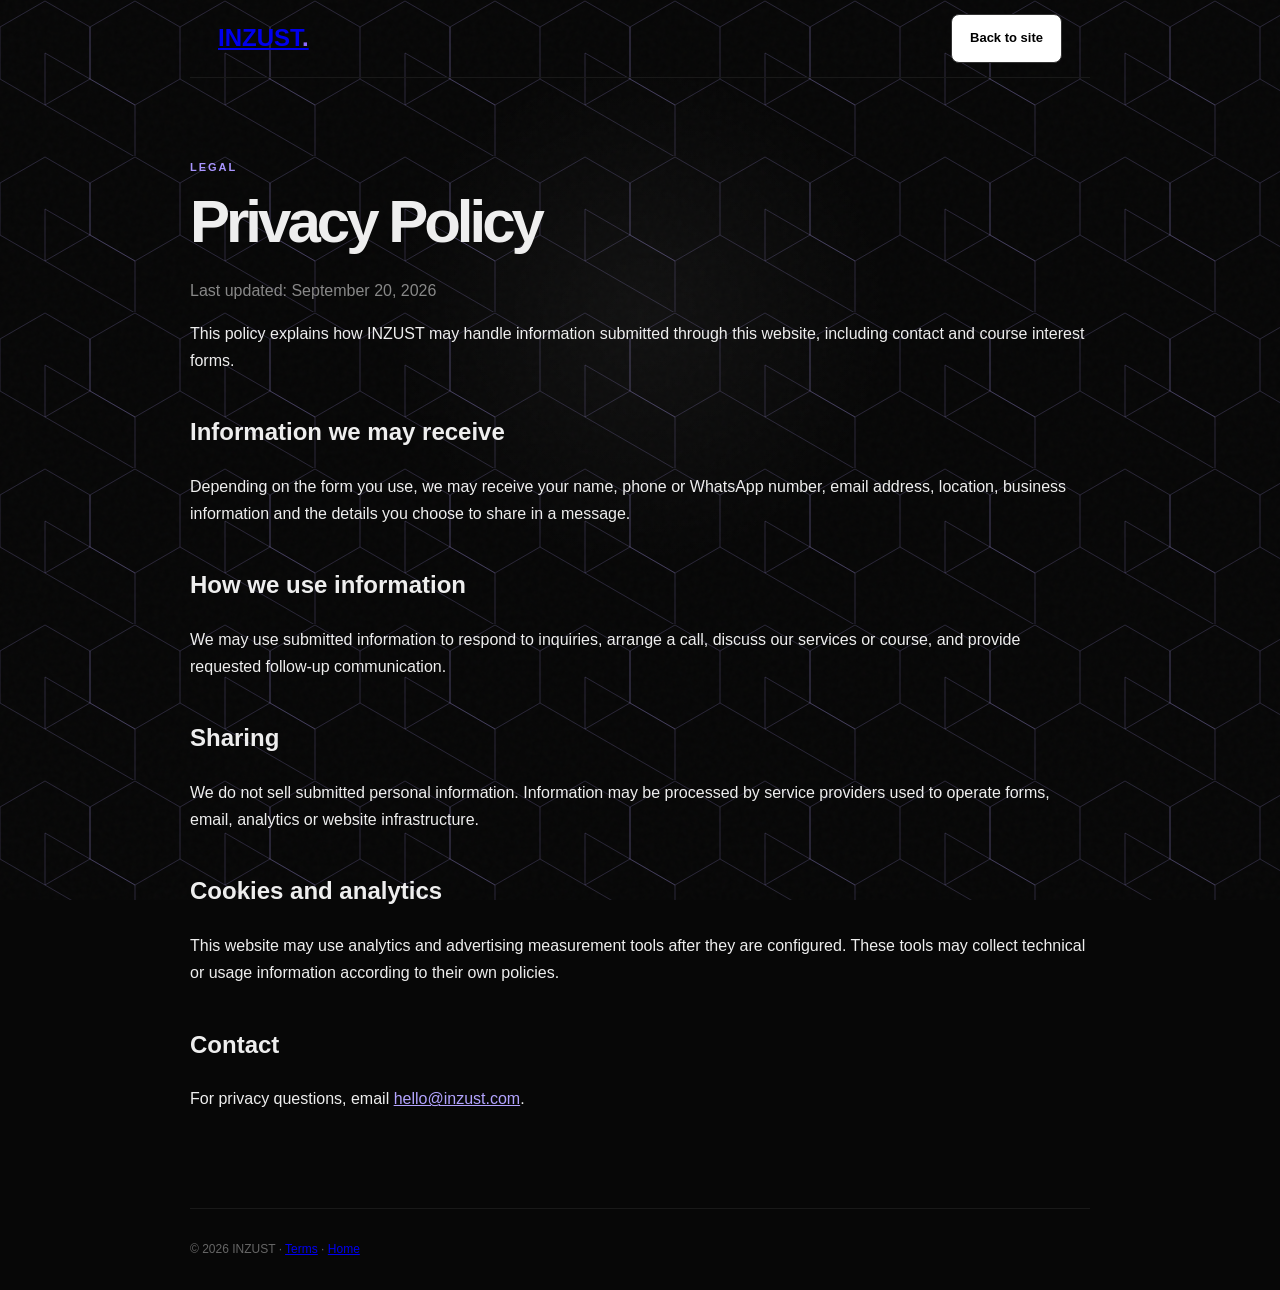
<file: privacy-policy.html>
<!doctype html><html lang="en"><head><meta charset="utf-8"><meta name="viewport" content="width=device-width,initial-scale=1"><title>INZUST — Privacy Policy</title><meta name="description" content="INZUST privacy policy covering website inquiries, forms and communications."><link rel="canonical" href="https://inzust.com/privacy-policy.html"><style>*{box-sizing:border-box}body{margin:0;background:#070707;color:#eee;font-family:Inter,Arial,sans-serif;line-height:1.7}.wrap{max-width:900px;margin:auto;padding:0 28px}.nav{height:78px;display:flex;align-items:center;justify-content:space-between;border-bottom:1px solid #191919}.logo{font-weight:900;font-size:24px}.logo span{color:#8d6cff}.btn{padding:12px 18px;border:1px solid #333;border-radius:8px;background:#fff;color:#000;text-decoration:none;font-size:13px;font-weight:800}.doc{padding:80px 0}.eyebrow{color:#a995ff;font-size:11px;text-transform:uppercase;letter-spacing:2px;font-weight:800}.doc h1{font-size:60px;letter-spacing:-4px;line-height:1;margin:15px 0 25px}.doc h2{margin-top:38px}.muted{color:#888}.doc a{color:#b3a4ff}.footer{padding:30px 0;color:#666;font-size:12px;border-top:1px solid #191919}.mobile-menu{display:none}@media(max-width:800px){.nav .btn{display:none}.doc{padding:55px 0}.doc h1{font-size:45px;letter-spacing:-3px}}.page-animation{position:fixed;inset:0;z-index:0;pointer-events:none;overflow:hidden;background:transparent}body> *:not(.page-animation){position:relative;z-index:1}.anim-grid{position:absolute;inset:0;width:100%;height:100%;background-image:url("data:image/svg+xml,%3Csvg xmlns='http://www.w3.org/2000/svg' width='180' height='156' viewBox='0 0 180 156'%3E%3Cg fill='none' stroke='%23b5a3ff' stroke-opacity='.24' stroke-width='1'%3E%3Cpath d='M45 1L90 27L90 79L45 105L0 79L0 27Z'/%3E%3Cpath d='M135 1L180 27L180 79L135 105L90 79L90 27Z'/%3E%3Cpath d='M90 79L135 105L135 157L90 131L45 105L45 53Z'/%3E%3C/g%3E%3C/svg%3E");background-size:180px 156px;opacity:.8;mask-image:none;transform:none;animation:hexDrift 18s linear infinite}.aurora{display:none}.aurora.a{top:-8vw;right:-8vw;background:linear-gradient(120deg,#6e50ff,transparent 70%);transform:rotate(-18deg);animation:auroraA 9s ease-in-out infinite}.aurora.b{top:25%;left:-15vw;background:linear-gradient(120deg,#4324c9,transparent 70%);transform:rotate(20deg);animation:auroraB 11s ease-in-out infinite}.aurora.c{bottom:-18vw;right:10%;background:linear-gradient(120deg,#8d6cff,transparent 68%);transform:rotate(-12deg);animation:auroraC 13s ease-in-out infinite}.anim-spotlight{position:absolute;inset:0;background:radial-gradient(360px circle at var(--sx,50%) var(--sy,35%),#ffffff0b,transparent 70%);transition:background .12s linear}.anim-noise{position:absolute;inset:0;opacity:.035;background-image:url("data:image/svg+xml,%3Csvg viewBox='0 0 180 180' xmlns='http://www.w3.org/2000/svg'%3E%3Cfilter id='n'%3E%3CfeTurbulence type='fractalNoise' baseFrequency='.9' numOctaves='4' stitchTiles='stitch'/%3E%3C/filter%3E%3Crect width='100%25' height='100%25' filter='url(%23n)' opacity='.7'/%3E%3C/svg%3E");animation:noiseShift .7s steps(2) infinite}@keyframes hexDrift{0%{background-position:0 0}50%{background-position:90px 78px}100%{background-position:180px 156px}}@keyframes auroraA{0%,100%{transform:translate3d(0,0,0) rotate(-18deg) scale(1)}50%{transform:translate3d(-5vw,3vw,0) rotate(-8deg) scale(1.08)}}@keyframes auroraB{0%,100%{transform:translate3d(0,0,0) rotate(20deg) scale(1)}50%{transform:translate3d(4vw,-2vw,0) rotate(10deg) scale(1.1)}}@keyframes auroraC{0%,100%{transform:translate3d(0,0,0) rotate(-12deg) scale(1)}50%{transform:translate3d(-3vw,-2vw,0) rotate(2deg) scale(1.12)}}@keyframes noiseShift{0%{transform:translate3d(0,0,0)}25%{transform:translate3d(1%, -1%,0)}50%{transform:translate3d(-1%,1%,0)}75%{transform:translate3d(1%,1%,0)}100%{transform:translate3d(0,0,0)}}@media(max-width:850px){.anim-grid{opacity:.48;background-size:120px 104px}.aurora{display:none}.anim-spotlight{display:none}}@media(prefers-reduced-motion:reduce){.anim-grid,.aurora,.anim-noise{animation:none!important}}</style></head><body><div class="page-animation" aria-hidden="true"><div class="aurora a"></div><div class="aurora b"></div><div class="aurora c"></div><div class="anim-grid"></div><div class="anim-spotlight"></div><div class="anim-noise"></div></div><header class="wrap nav"><a class="logo" href="index.html">INZUST<span>.</span></a><a class="btn" href="index.html">Back to site</a></header><main class="wrap doc"><div class="eyebrow">Legal</div><h1>Privacy Policy</h1><p class="muted">Last updated: September 20, 2026</p><p>This policy explains how INZUST may handle information submitted through this website, including contact and course interest forms.</p><h2>Information we may receive</h2><p>Depending on the form you use, we may receive your name, phone or WhatsApp number, email address, location, business information and the details you choose to share in a message.</p><h2>How we use information</h2><p>We may use submitted information to respond to inquiries, arrange a call, discuss our services or course, and provide requested follow-up communication.</p><h2>Sharing</h2><p>We do not sell submitted personal information. Information may be processed by service providers used to operate forms, email, analytics or website infrastructure.</p><h2>Cookies and analytics</h2><p>This website may use analytics and advertising measurement tools after they are configured. These tools may collect technical or usage information according to their own policies.</p><h2>Contact</h2><p>For privacy questions, email <a href="mailto:hello@inzust.com">hello@inzust.com</a>.</p></main><footer class="wrap footer">© 2026 INZUST · <a href="terms.html">Terms</a> · <a href="index.html">Home</a></footer><script>(()=>{const s=document.querySelector('.anim-spotlight');if(!s||!matchMedia('(pointer:fine)').matches)return;window.addEventListener('pointermove',e=>{s.style.setProperty('--sx',e.clientX+'px');s.style.setProperty('--sy',e.clientY+'px')},{passive:true})})();</script></body></html>
</file>
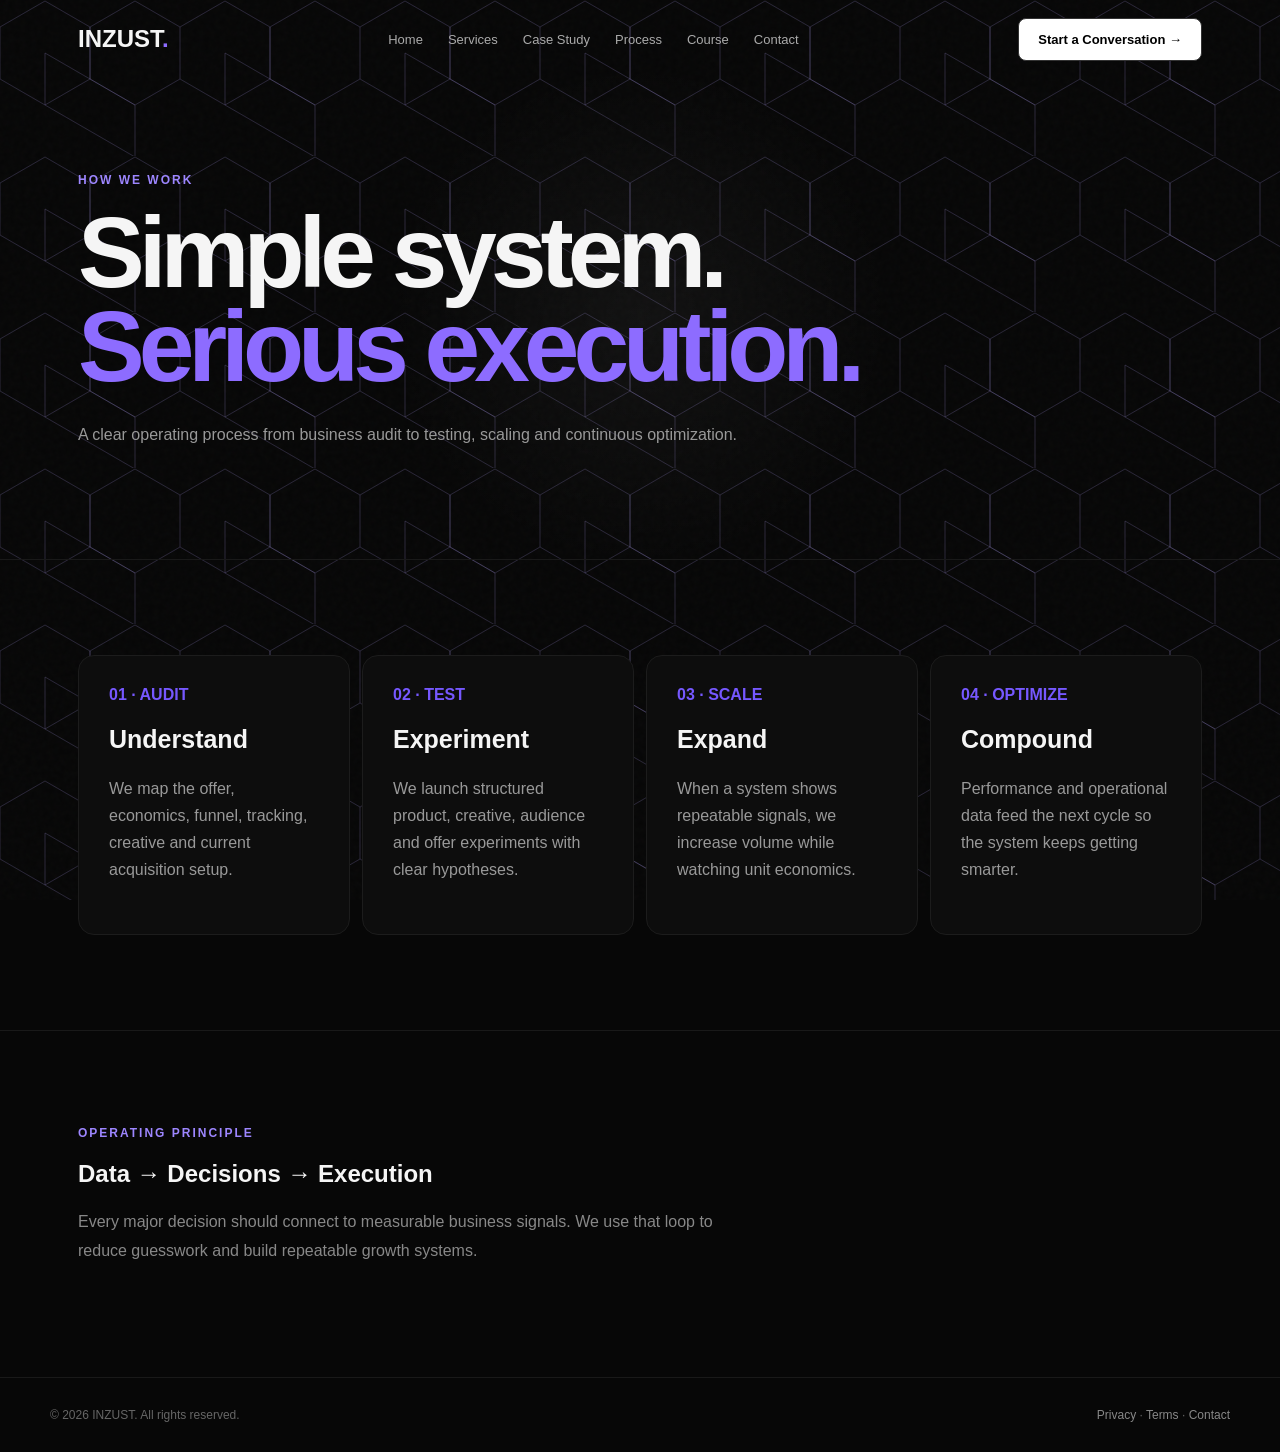
<file: process.html>
<!doctype html><html lang="en"><head><meta charset="utf-8">
<script>
window.INZUST_GOOGLE_ADS_ID="";
window.trackLeadEvent=function(label){if(typeof window.gtag==="function"){window.gtag("event","generate_lead",{event_category:"lead",event_label:label});}};
(function(){var id=window.INZUST_GOOGLE_ADS_ID;if(!id)return;window.dataLayer=window.dataLayer||[];window.gtag=function(){window.dataLayer.push(arguments)};gtag("js",new Date());gtag("config",id);var s=document.createElement("script");s.async=true;s.src="https://www.googletagmanager.com/gtag/js?id="+encodeURIComponent(id);document.head.appendChild(s);})();
</script><meta name="viewport" content="width=device-width,initial-scale=1"><title>INZUST — Process</title><style>*{box-sizing:border-box}body{margin:0;background:#070707;color:#f5f5f5;font-family:Inter,Arial,sans-serif}a{color:inherit;text-decoration:none}.wrap{max-width:1180px;margin:auto;padding:0 28px}.nav{height:78px;display:flex;align-items:center;justify-content:space-between}.logo{font-weight:900;font-size:24px}.navlinks{display:flex;gap:25px;color:#aaa;font-size:13px}.btn{padding:13px 19px;border:1px solid #333;border-radius:8px;background:#fff;color:#000;font-size:13px;font-weight:700}.hero,.section{padding:95px 0;border-bottom:1px solid #191919}.eyebrow{color:#9d86ff;font-size:12px;text-transform:uppercase;letter-spacing:2px;font-weight:800}.hero h1{font-size:clamp(55px,8vw,100px);line-height:.94;letter-spacing:-6px;max-width:900px;margin:18px 0 28px}.hero h1 span{color:#8d6cff}.hero p,.step p{color:#999;line-height:1.7}.steps{display:grid;grid-template-columns:repeat(4,1fr);gap:12px}.step{background:#0d0d0d;border:1px solid #1c1c1c;border-radius:16px;padding:30px;min-height:280px}.num{color:#7658ff;font-weight:800}.step h2{font-size:25px}.footer{padding:30px 0;color:#666;font-size:12px;display:flex;justify-content:space-between}.menu-toggle{display:none;background:none;color:#fff;border:0;font-size:23px;cursor:pointer}.mobile-menu{display:none}.footer a{color:#888}.footer a:hover{color:#fff}@media(max-width:800px){.menu-toggle{display:block}.nav-cta{display:none}.mobile-menu.open{display:block;position:fixed;top:78px;left:16px;right:16px;z-index:40;background:#0b0b0b;border:1px solid #282828;border-radius:14px;padding:8px;box-shadow:0 20px 50px #000}.mobile-menu a{display:block;padding:13px 15px;color:#ccc;font-size:14px}.mobile-menu a:hover{background:#151515;color:#fff}.navlinks{display:none}.steps{grid-template-columns:1fr}.hero h1{letter-spacing:-3px}.footer{flex-direction:column;gap:12px}}.page-animation{position:fixed;inset:0;z-index:0;pointer-events:none;overflow:hidden;background:transparent}body> *:not(.page-animation){position:relative;z-index:1}.anim-grid{position:absolute;inset:0;width:100%;height:100%;background-image:url("data:image/svg+xml,%3Csvg xmlns='http://www.w3.org/2000/svg' width='180' height='156' viewBox='0 0 180 156'%3E%3Cg fill='none' stroke='%23b5a3ff' stroke-opacity='.24' stroke-width='1'%3E%3Cpath d='M45 1L90 27L90 79L45 105L0 79L0 27Z'/%3E%3Cpath d='M135 1L180 27L180 79L135 105L90 79L90 27Z'/%3E%3Cpath d='M90 79L135 105L135 157L90 131L45 105L45 53Z'/%3E%3C/g%3E%3C/svg%3E");background-size:180px 156px;opacity:.8;mask-image:none;transform:none;animation:hexDrift 18s linear infinite}.aurora{display:none}.aurora.a{top:-8vw;right:-8vw;background:linear-gradient(120deg,#6e50ff,transparent 70%);transform:rotate(-18deg);animation:auroraA 9s ease-in-out infinite}.aurora.b{top:25%;left:-15vw;background:linear-gradient(120deg,#4324c9,transparent 70%);transform:rotate(20deg);animation:auroraB 11s ease-in-out infinite}.aurora.c{bottom:-18vw;right:10%;background:linear-gradient(120deg,#8d6cff,transparent 68%);transform:rotate(-12deg);animation:auroraC 13s ease-in-out infinite}.anim-spotlight{position:absolute;inset:0;background:radial-gradient(360px circle at var(--sx,50%) var(--sy,35%),#ffffff0b,transparent 70%);transition:background .12s linear}.anim-noise{position:absolute;inset:0;opacity:.035;background-image:url("data:image/svg+xml,%3Csvg viewBox='0 0 180 180' xmlns='http://www.w3.org/2000/svg'%3E%3Cfilter id='n'%3E%3CfeTurbulence type='fractalNoise' baseFrequency='.9' numOctaves='4' stitchTiles='stitch'/%3E%3C/filter%3E%3Crect width='100%25' height='100%25' filter='url(%23n)' opacity='.7'/%3E%3C/svg%3E");animation:noiseShift .7s steps(2) infinite}@keyframes hexDrift{0%{background-position:0 0}50%{background-position:90px 78px}100%{background-position:180px 156px}}@keyframes auroraA{0%,100%{transform:translate3d(0,0,0) rotate(-18deg) scale(1)}50%{transform:translate3d(-5vw,3vw,0) rotate(-8deg) scale(1.08)}}@keyframes auroraB{0%,100%{transform:translate3d(0,0,0) rotate(20deg) scale(1)}50%{transform:translate3d(4vw,-2vw,0) rotate(10deg) scale(1.1)}}@keyframes auroraC{0%,100%{transform:translate3d(0,0,0) rotate(-12deg) scale(1)}50%{transform:translate3d(-3vw,-2vw,0) rotate(2deg) scale(1.12)}}@keyframes noiseShift{0%{transform:translate3d(0,0,0)}25%{transform:translate3d(1%, -1%,0)}50%{transform:translate3d(-1%,1%,0)}75%{transform:translate3d(1%,1%,0)}100%{transform:translate3d(0,0,0)}}@media(max-width:850px){.anim-grid{opacity:.48;background-size:120px 104px}.aurora{display:none}.anim-spotlight{display:none}}@media(prefers-reduced-motion:reduce){.anim-grid,.aurora,.anim-noise{animation:none!important}}</style></head><body><div class="page-animation" aria-hidden="true"><div class="aurora a"></div><div class="aurora b"></div><div class="aurora c"></div><div class="anim-grid"></div><div class="anim-spotlight"></div><div class="anim-noise"></div></div><header class="wrap nav"><a class="logo" href="index.html">INZUST<span style="color:#8d6cff">.</span></a><nav class="navlinks"><a href="index.html">Home</a><a href="services.html">Services</a><a href="case-studies.html">Case Study</a><a href="process.html">Process</a><a href="course.html">Course</a><a href="contact.html">Contact</a></nav><a class="btn nav-cta" href="contact.html">Start a Conversation →</a><button class="menu-toggle" aria-label="Open menu" aria-expanded="false">☰</button></header><div class="mobile-menu" aria-hidden="true"><a href="index.html">Home</a><a href="services.html">Services</a><a href="case-studies.html">Case Study</a><a href="process.html">Process</a><a href="course.html">Course</a><a href="contact.html">Contact</a></div><main><section class="hero"><div class="wrap"><div class="eyebrow">How we work</div><h1>Simple system.<br><span>Serious execution.</span></h1><p>A clear operating process from business audit to testing, scaling and continuous optimization.</p></div></section><section class="section"><div class="wrap"><div class="steps"><article class="step"><div class="num">01 · AUDIT</div><h2>Understand</h2><p>We map the offer, economics, funnel, tracking, creative and current acquisition setup.</p></article><article class="step"><div class="num">02 · TEST</div><h2>Experiment</h2><p>We launch structured product, creative, audience and offer experiments with clear hypotheses.</p></article><article class="step"><div class="num">03 · SCALE</div><h2>Expand</h2><p>When a system shows repeatable signals, we increase volume while watching unit economics.</p></article><article class="step"><div class="num">04 · OPTIMIZE</div><h2>Compound</h2><p>Performance and operational data feed the next cycle so the system keeps getting smarter.</p></article></div></div></section><section class="section"><div class="wrap"><div class="eyebrow">Operating principle</div><h2>Data → Decisions → Execution</h2><p style="color:#888;max-width:680px;line-height:1.8">Every major decision should connect to measurable business signals. We use that loop to reduce guesswork and build repeatable growth systems.</p></div></section></main><footer class="wrap footer"><span>© 2026 INZUST. All rights reserved.</span><span><a href="privacy-policy.html">Privacy</a> · <a href="terms.html">Terms</a> · <a href="contact.html">Contact</a></span></footer><script>(()=>{const t=document.querySelector(".menu-toggle"),m=document.querySelector(".mobile-menu");if(!t||!m)return;t.addEventListener("click",()=>{const o=m.classList.toggle("open");t.setAttribute("aria-expanded",o);m.setAttribute("aria-hidden",!o);t.textContent=o?"×":"☰"});m.querySelectorAll("a").forEach(a=>a.addEventListener("click",()=>{m.classList.remove("open");t.setAttribute("aria-expanded","false");t.textContent="☰"}));})();</script><script>(()=>{const s=document.querySelector('.anim-spotlight');if(!s||!matchMedia('(pointer:fine)').matches)return;window.addEventListener('pointermove',e=>{s.style.setProperty('--sx',e.clientX+'px');s.style.setProperty('--sy',e.clientY+'px')},{passive:true})})();</script></body></html>
</file>
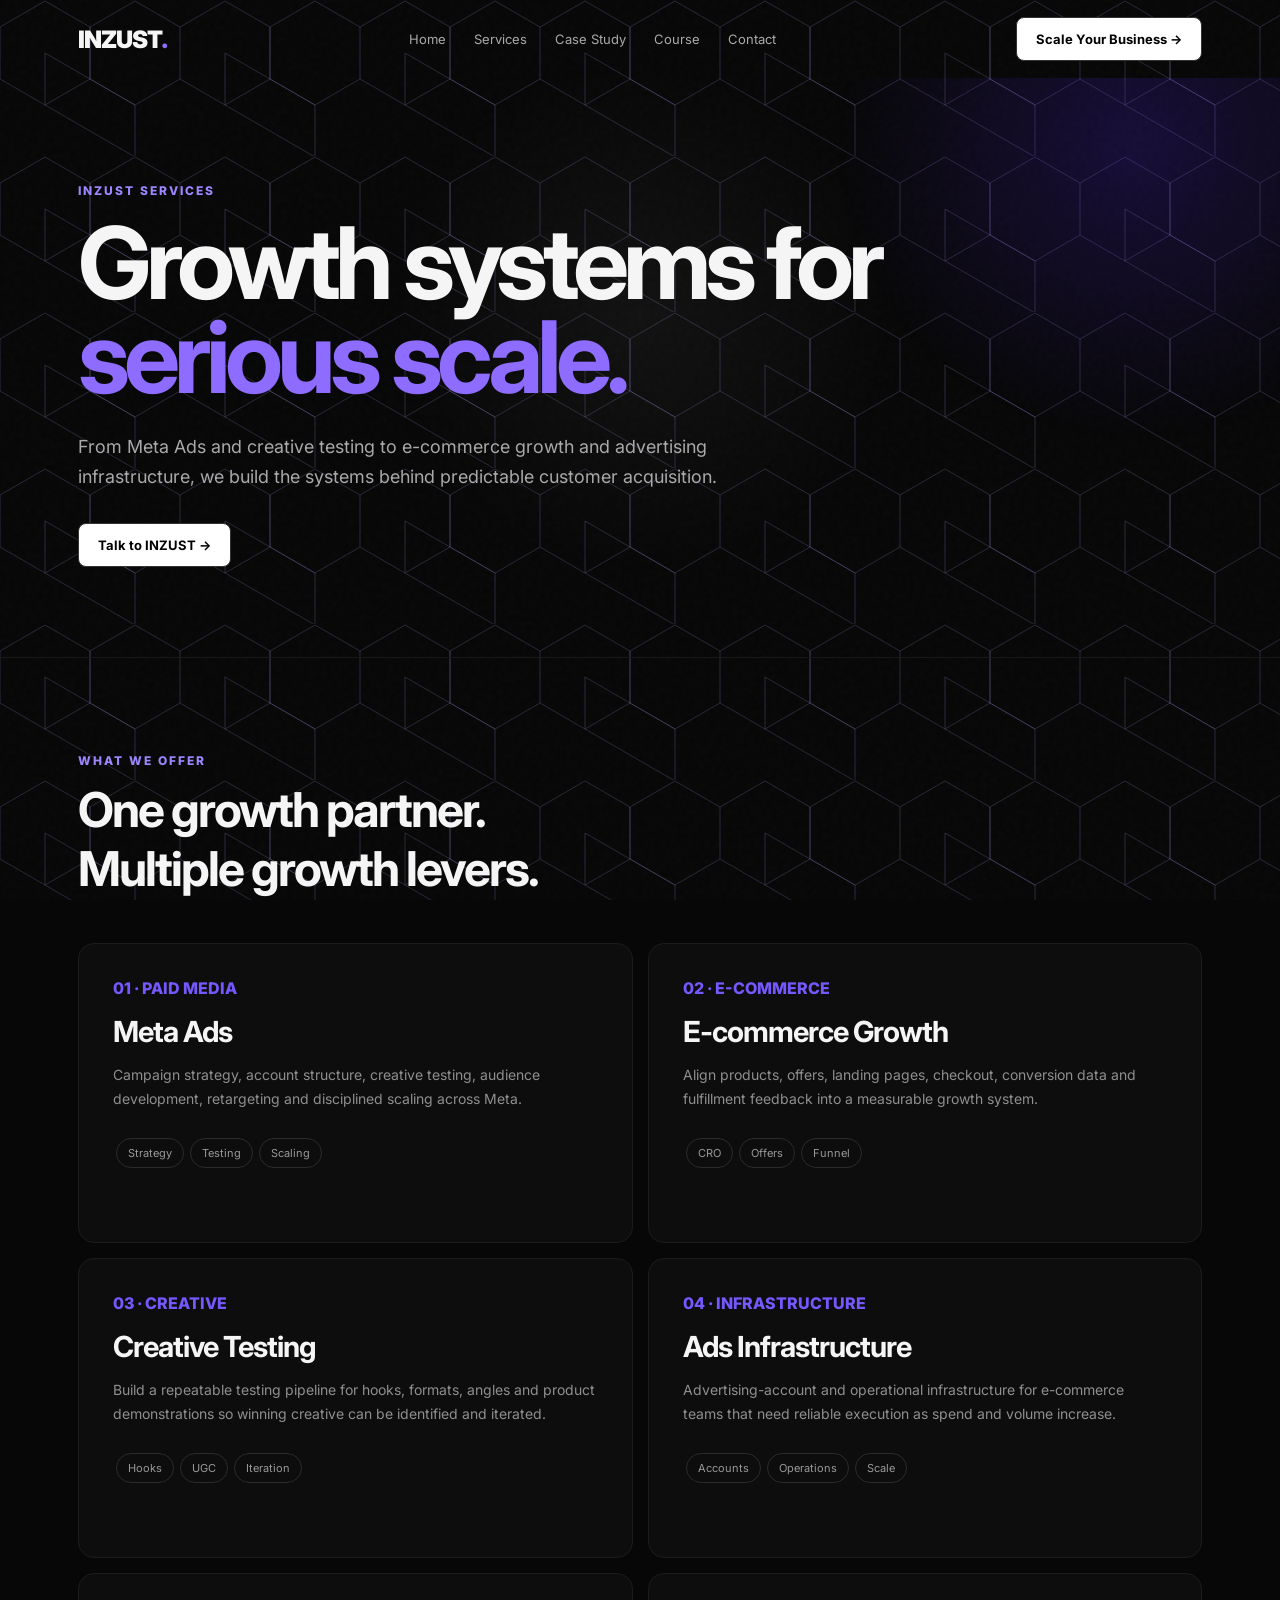
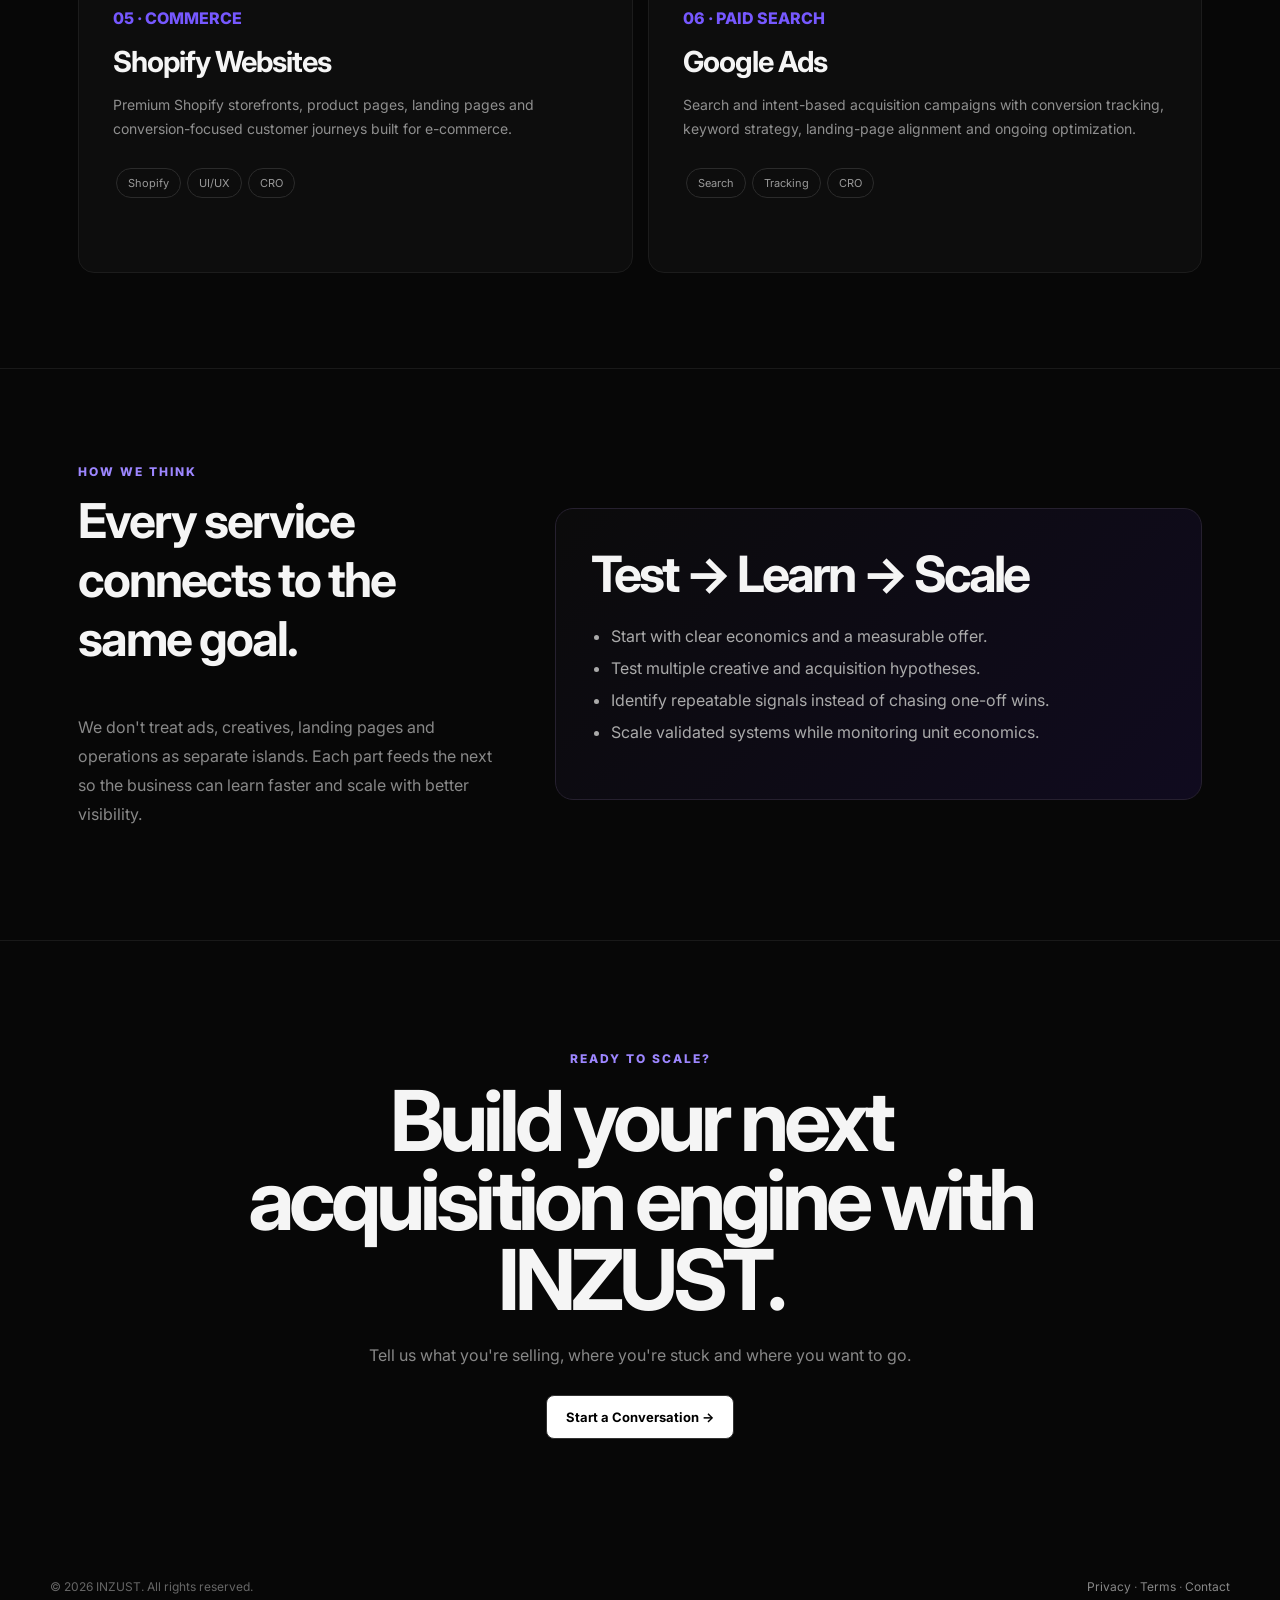
<file: services.html>
<!doctype html><html lang="en"><head><meta charset="utf-8">
<script>
window.INZUST_GOOGLE_ADS_ID="";
window.trackLeadEvent=function(label){if(typeof window.gtag==="function"){window.gtag("event","generate_lead",{event_category:"lead",event_label:label});}};
(function(){var id=window.INZUST_GOOGLE_ADS_ID;if(!id)return;window.dataLayer=window.dataLayer||[];window.gtag=function(){window.dataLayer.push(arguments)};gtag("js",new Date());gtag("config",id);var s=document.createElement("script");s.async=true;s.src="https://www.googletagmanager.com/gtag/js?id="+encodeURIComponent(id);document.head.appendChild(s);})();
</script><meta name="viewport" content="width=device-width,initial-scale=1"><title>INZUST — Services</title><meta name="description" content="Explore INZUST performance marketing, Meta Ads, e-commerce growth and advertising infrastructure services."><link rel="canonical" href="https://inzust.com/services.html"><meta property="og:title" content="INZUST — Services"><meta property="og:description" content="Performance marketing, Meta Ads, Google Ads, Shopify websites and e-commerce growth services."><meta property="og:type" content="website"><meta property="og:url" content="https://inzust.com/services.html"><link rel="preconnect" href="https://fonts.googleapis.com"><link rel="preconnect" href="https://fonts.gstatic.com" crossorigin><link href="https://fonts.googleapis.com/css2?family=Inter:wght@400;500;600;700;800;900&display=swap" rel="stylesheet"><style>*{box-sizing:border-box}body{margin:0;background:#070707;color:#f5f5f5;font-family:Inter,Arial,sans-serif}a{color:inherit;text-decoration:none}.wrap{max-width:1180px;margin:auto;padding:0 28px}.nav{height:78px;display:flex;align-items:center;justify-content:space-between}.logo{font-weight:900;letter-spacing:-1px;font-size:24px}.navlinks{display:flex;gap:28px;color:#aaa;font-size:13px}.btn{display:inline-flex;padding:13px 19px;border:1px solid #333;border-radius:8px;font-size:13px;font-weight:700;background:#fff;color:#000}.hero{padding:105px 0 90px;border-bottom:1px solid #191919;position:relative;overflow:hidden}.glow{position:absolute;width:650px;height:650px;border-radius:50%;background:radial-gradient(circle,#5b2cff33,transparent 65%);right:-180px;top:-260px;pointer-events:none}.eyebrow{color:#9d86ff;font-size:12px;text-transform:uppercase;letter-spacing:2px;font-weight:800}.hero h1{font-size:clamp(55px,8vw,100px);line-height:.94;letter-spacing:-6px;max-width:900px;margin:18px 0 28px}.hero h1 span{color:#8d6cff}.hero p{max-width:650px;color:#a9a9a9;font-size:18px;line-height:1.65}.section{padding:95px 0;border-bottom:1px solid #191919}.section h2{font-size:48px;letter-spacing:-2px;margin:12px 0 45px}.cards{display:grid;grid-template-columns:repeat(2,1fr);gap:15px}.card{background:#0d0d0d;border:1px solid #1c1c1c;border-radius:16px;padding:34px;min-height:300px;transition:.2s}.card:hover{border-color:#40326b;transform:translateY(-2px)}.num{color:#7658ff;font-weight:800}.card h3{font-size:29px;letter-spacing:-1px;margin:16px 0 10px}.card p{color:#8f8f8f;line-height:1.7;font-size:14px}.tags{margin-top:24px}.tag{display:inline-block;border:1px solid #2b2b2b;border-radius:999px;padding:7px 11px;color:#999;font-size:11px;margin:3px}.feature{display:grid;grid-template-columns:.8fr 1.2fr;gap:45px;align-items:center}.featurebox{border:1px solid #26202f;border-radius:18px;padding:35px;background:linear-gradient(135deg,#0b0b0b,#100b1f)}.featurebox strong{font-size:50px;letter-spacing:-3px}.feature ul{color:#aaa;line-height:2;padding-left:20px}.cta{padding:110px 0;text-align:center}.cta h2{font-size:clamp(45px,7vw,84px);letter-spacing:-5px;line-height:.95;margin:15px auto 25px;max-width:850px}.muted{color:#888}.footer{padding:30px 0;color:#666;font-size:12px;display:flex;justify-content:space-between}.menu-toggle{display:none;background:none;color:#fff;border:0;font-size:23px;cursor:pointer}.mobile-menu{display:none}.footer a{color:#888}@media(max-width:800px){.menu-toggle{display:block}.nav-cta{display:none}.mobile-menu{position:fixed;top:78px;left:16px;right:16px;z-index:40;background:#0b0b0b;border:1px solid #282828;border-radius:14px;padding:8px;box-shadow:0 20px 50px #000}.mobile-menu:not(.open){display:none}.mobile-menu.open{display:block}.mobile-menu a{display:block;padding:13px 15px;color:#ccc;font-size:14px}.mobile-menu a:hover{background:#151515;color:#fff}.navlinks{display:none}.hero{padding-top:65px}.hero h1{letter-spacing:-3px}.cards,.feature{grid-template-columns:1fr}.section h2{font-size:38px}.footer{gap:15px;flex-direction:column}}.page-animation{position:fixed;inset:0;z-index:0;pointer-events:none;overflow:hidden;background:transparent}body> *:not(.page-animation){position:relative;z-index:1}.anim-grid{position:absolute;inset:0;width:100%;height:100%;background-image:url("data:image/svg+xml,%3Csvg xmlns='http://www.w3.org/2000/svg' width='180' height='156' viewBox='0 0 180 156'%3E%3Cg fill='none' stroke='%23b5a3ff' stroke-opacity='.24' stroke-width='1'%3E%3Cpath d='M45 1L90 27L90 79L45 105L0 79L0 27Z'/%3E%3Cpath d='M135 1L180 27L180 79L135 105L90 79L90 27Z'/%3E%3Cpath d='M90 79L135 105L135 157L90 131L45 105L45 53Z'/%3E%3C/g%3E%3C/svg%3E");background-size:180px 156px;opacity:.8;mask-image:none;transform:none;animation:hexDrift 18s linear infinite}.aurora{display:none}.aurora.a{top:-8vw;right:-8vw;background:linear-gradient(120deg,#6e50ff,transparent 70%);transform:rotate(-18deg);animation:auroraA 9s ease-in-out infinite}.aurora.b{top:25%;left:-15vw;background:linear-gradient(120deg,#4324c9,transparent 70%);transform:rotate(20deg);animation:auroraB 11s ease-in-out infinite}.aurora.c{bottom:-18vw;right:10%;background:linear-gradient(120deg,#8d6cff,transparent 68%);transform:rotate(-12deg);animation:auroraC 13s ease-in-out infinite}.anim-spotlight{position:absolute;inset:0;background:radial-gradient(360px circle at var(--sx,50%) var(--sy,35%),#ffffff0b,transparent 70%);transition:background .12s linear}.anim-noise{position:absolute;inset:0;opacity:.035;background-image:url("data:image/svg+xml,%3Csvg viewBox='0 0 180 180' xmlns='http://www.w3.org/2000/svg'%3E%3Cfilter id='n'%3E%3CfeTurbulence type='fractalNoise' baseFrequency='.9' numOctaves='4' stitchTiles='stitch'/%3E%3C/filter%3E%3Crect width='100%25' height='100%25' filter='url(%23n)' opacity='.7'/%3E%3C/svg%3E");animation:noiseShift .7s steps(2) infinite}@keyframes hexDrift{0%{background-position:0 0}50%{background-position:90px 78px}100%{background-position:180px 156px}}@keyframes auroraA{0%,100%{transform:translate3d(0,0,0) rotate(-18deg) scale(1)}50%{transform:translate3d(-5vw,3vw,0) rotate(-8deg) scale(1.08)}}@keyframes auroraB{0%,100%{transform:translate3d(0,0,0) rotate(20deg) scale(1)}50%{transform:translate3d(4vw,-2vw,0) rotate(10deg) scale(1.1)}}@keyframes auroraC{0%,100%{transform:translate3d(0,0,0) rotate(-12deg) scale(1)}50%{transform:translate3d(-3vw,-2vw,0) rotate(2deg) scale(1.12)}}@keyframes noiseShift{0%{transform:translate3d(0,0,0)}25%{transform:translate3d(1%, -1%,0)}50%{transform:translate3d(-1%,1%,0)}75%{transform:translate3d(1%,1%,0)}100%{transform:translate3d(0,0,0)}}@media(max-width:850px){.anim-grid{opacity:.48;background-size:120px 104px}.aurora{display:none}.anim-spotlight{display:none}}@media(prefers-reduced-motion:reduce){.anim-grid,.aurora,.anim-noise{animation:none!important}}</style></head><body><div class="page-animation" aria-hidden="true"><div class="aurora a"></div><div class="aurora b"></div><div class="aurora c"></div><div class="anim-grid"></div><div class="anim-spotlight"></div><div class="anim-noise"></div></div><header class="wrap nav"><a class="logo" href="index.html">INZUST<span style="color:#8d6cff">.</span></a><nav class="navlinks"><a href="index.html#services">Home</a><a href="services.html">Services</a><a href="case-studies.html">Case Study</a><a href="index.html#course">Course</a><a href="index.html#contact">Contact</a></nav><a class="btn" href="index.html#contact">Scale Your Business →</a></header><main><section class="hero"><div class="glow"></div><div class="wrap"><div class="eyebrow">INZUST services</div><h1>Growth systems for <span>serious scale.</span></h1><p>From Meta Ads and creative testing to e-commerce growth and advertising infrastructure, we build the systems behind predictable customer acquisition.</p><div style="margin-top:32px"><a class="btn" href="index.html#contact">Talk to INZUST →</a></div></div></section><section class="section"><div class="wrap"><div class="eyebrow">What we offer</div><h2>One growth partner.<br>Multiple growth levers.</h2><div class="cards"><article class="card"><div class="num">01 · PAID MEDIA</div><h3>Meta Ads</h3><p>Campaign strategy, account structure, creative testing, audience development, retargeting and disciplined scaling across Meta.</p><div class="tags"><span class="tag">Strategy</span><span class="tag">Testing</span><span class="tag">Scaling</span></div></article><article class="card"><div class="num">02 · E-COMMERCE</div><h3>E-commerce Growth</h3><p>Align products, offers, landing pages, checkout, conversion data and fulfillment feedback into a measurable growth system.</p><div class="tags"><span class="tag">CRO</span><span class="tag">Offers</span><span class="tag">Funnel</span></div></article><article class="card"><div class="num">03 · CREATIVE</div><h3>Creative Testing</h3><p>Build a repeatable testing pipeline for hooks, formats, angles and product demonstrations so winning creative can be identified and iterated.</p><div class="tags"><span class="tag">Hooks</span><span class="tag">UGC</span><span class="tag">Iteration</span></div></article><article class="card"><div class="num">04 · INFRASTRUCTURE</div><h3>Ads Infrastructure</h3><p>Advertising-account and operational infrastructure for e-commerce teams that need reliable execution as spend and volume increase.</p><div class="tags"><span class="tag">Accounts</span><span class="tag">Operations</span><span class="tag">Scale</span></div></article><article class="card"><div class="num">05 · COMMERCE</div><h3>Shopify Websites</h3><p>Premium Shopify storefronts, product pages, landing pages and conversion-focused customer journeys built for e-commerce.</p><div class="tags"><span class="tag">Shopify</span><span class="tag">UI/UX</span><span class="tag">CRO</span></div></article><article class="card"><div class="num">06 · PAID SEARCH</div><h3>Google Ads</h3><p>Search and intent-based acquisition campaigns with conversion tracking, keyword strategy, landing-page alignment and ongoing optimization.</p><div class="tags"><span class="tag">Search</span><span class="tag">Tracking</span><span class="tag">CRO</span></div></article></div></div></section><section class="section"><div class="wrap feature"><div><div class="eyebrow">How we think</div><h2>Every service connects to the same goal.</h2><p class="muted" style="line-height:1.8">We don't treat ads, creatives, landing pages and operations as separate islands. Each part feeds the next so the business can learn faster and scale with better visibility.</p></div><div class="featurebox"><strong>Test → Learn → Scale</strong><ul><li>Start with clear economics and a measurable offer.</li><li>Test multiple creative and acquisition hypotheses.</li><li>Identify repeatable signals instead of chasing one-off wins.</li><li>Scale validated systems while monitoring unit economics.</li></ul></div></div></section><section class="cta"><div class="wrap"><div class="eyebrow">Ready to scale?</div><h2>Build your next acquisition engine with INZUST.</h2><p class="muted">Tell us what you're selling, where you're stuck and where you want to go.</p><div style="margin-top:30px"><a class="btn" href="index.html#contact">Start a Conversation →</a></div></div></section></main><footer class="wrap footer"><span>© 2026 INZUST. All rights reserved.</span><span><a href="privacy-policy.html">Privacy</a> · <a href="terms.html">Terms</a> · <a href="contact.html">Contact</a></span></footer><script>(()=>{const t=document.querySelector(".menu-toggle"),m=document.querySelector(".mobile-menu");if(!t||!m)return;t.addEventListener("click",()=>{const o=m.classList.toggle("open");t.setAttribute("aria-expanded",o);m.setAttribute("aria-hidden",!o);t.textContent=o?"×":"☰"});m.querySelectorAll("a").forEach(a=>a.addEventListener("click",()=>{m.classList.remove("open");t.setAttribute("aria-expanded","false");t.setAttribute("aria-label","Open menu");t.textContent="☰"}));})();</script><script>(()=>{const s=document.querySelector('.anim-spotlight');if(!s||!matchMedia('(pointer:fine)').matches)return;window.addEventListener('pointermove',e=>{s.style.setProperty('--sx',e.clientX+'px');s.style.setProperty('--sy',e.clientY+'px')},{passive:true})})();</script></body></html>
</file>
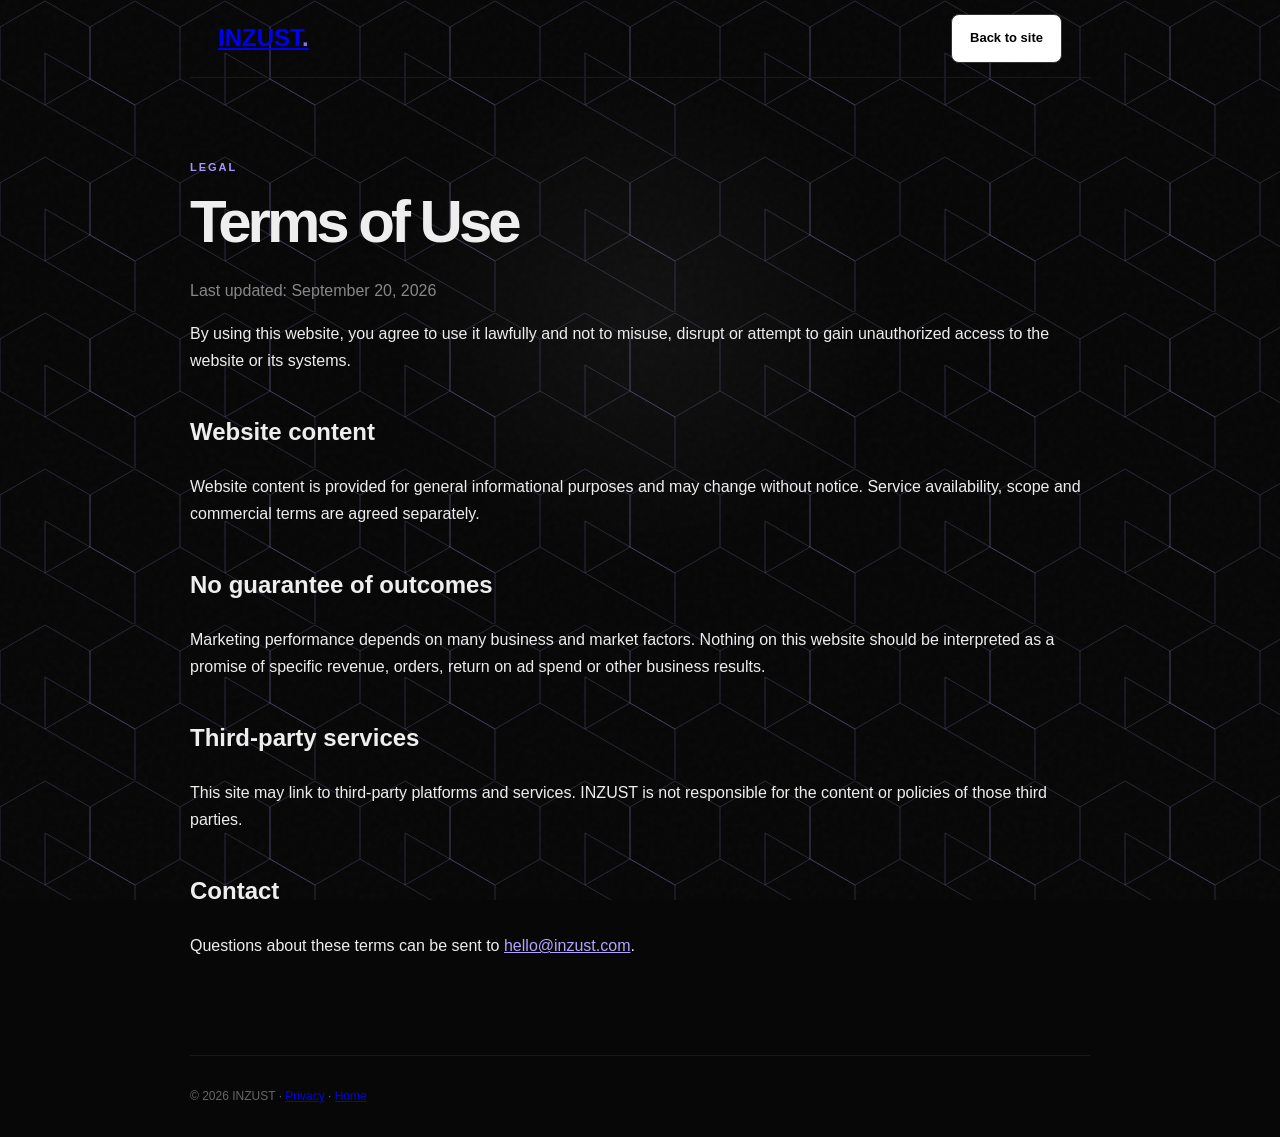
<file: terms.html>
<!doctype html><html lang="en"><head><meta charset="utf-8"><meta name="viewport" content="width=device-width,initial-scale=1"><title>INZUST — Terms of Use</title><meta name="description" content="INZUST website terms of use."><link rel="canonical" href="https://inzust.com/terms.html"><style>*{box-sizing:border-box}body{margin:0;background:#070707;color:#eee;font-family:Inter,Arial,sans-serif;line-height:1.7}.wrap{max-width:900px;margin:auto;padding:0 28px}.nav{height:78px;display:flex;align-items:center;justify-content:space-between;border-bottom:1px solid #191919}.logo{font-weight:900;font-size:24px}.logo span{color:#8d6cff}.btn{padding:12px 18px;border:1px solid #333;border-radius:8px;background:#fff;color:#000;text-decoration:none;font-size:13px;font-weight:800}.doc{padding:80px 0}.eyebrow{color:#a995ff;font-size:11px;text-transform:uppercase;letter-spacing:2px;font-weight:800}.doc h1{font-size:60px;letter-spacing:-4px;line-height:1;margin:15px 0 25px}.doc h2{margin-top:38px}.muted{color:#888}.doc a{color:#b3a4ff}.footer{padding:30px 0;color:#666;font-size:12px;border-top:1px solid #191919}@media(max-width:800px){.nav .btn{display:none}.doc{padding:55px 0}.doc h1{font-size:45px;letter-spacing:-3px}}.page-animation{position:fixed;inset:0;z-index:0;pointer-events:none;overflow:hidden;background:transparent}body> *:not(.page-animation){position:relative;z-index:1}.anim-grid{position:absolute;inset:0;width:100%;height:100%;background-image:url("data:image/svg+xml,%3Csvg xmlns='http://www.w3.org/2000/svg' width='180' height='156' viewBox='0 0 180 156'%3E%3Cg fill='none' stroke='%23b5a3ff' stroke-opacity='.24' stroke-width='1'%3E%3Cpath d='M45 1L90 27L90 79L45 105L0 79L0 27Z'/%3E%3Cpath d='M135 1L180 27L180 79L135 105L90 79L90 27Z'/%3E%3Cpath d='M90 79L135 105L135 157L90 131L45 105L45 53Z'/%3E%3C/g%3E%3C/svg%3E");background-size:180px 156px;opacity:.8;mask-image:none;transform:none;animation:hexDrift 18s linear infinite}.aurora{display:none}.aurora.a{top:-8vw;right:-8vw;background:linear-gradient(120deg,#6e50ff,transparent 70%);transform:rotate(-18deg);animation:auroraA 9s ease-in-out infinite}.aurora.b{top:25%;left:-15vw;background:linear-gradient(120deg,#4324c9,transparent 70%);transform:rotate(20deg);animation:auroraB 11s ease-in-out infinite}.aurora.c{bottom:-18vw;right:10%;background:linear-gradient(120deg,#8d6cff,transparent 68%);transform:rotate(-12deg);animation:auroraC 13s ease-in-out infinite}.anim-spotlight{position:absolute;inset:0;background:radial-gradient(360px circle at var(--sx,50%) var(--sy,35%),#ffffff0b,transparent 70%);transition:background .12s linear}.anim-noise{position:absolute;inset:0;opacity:.035;background-image:url("data:image/svg+xml,%3Csvg viewBox='0 0 180 180' xmlns='http://www.w3.org/2000/svg'%3E%3Cfilter id='n'%3E%3CfeTurbulence type='fractalNoise' baseFrequency='.9' numOctaves='4' stitchTiles='stitch'/%3E%3C/filter%3E%3Crect width='100%25' height='100%25' filter='url(%23n)' opacity='.7'/%3E%3C/svg%3E");animation:noiseShift .7s steps(2) infinite}@keyframes hexDrift{0%{background-position:0 0}50%{background-position:90px 78px}100%{background-position:180px 156px}}@keyframes auroraA{0%,100%{transform:translate3d(0,0,0) rotate(-18deg) scale(1)}50%{transform:translate3d(-5vw,3vw,0) rotate(-8deg) scale(1.08)}}@keyframes auroraB{0%,100%{transform:translate3d(0,0,0) rotate(20deg) scale(1)}50%{transform:translate3d(4vw,-2vw,0) rotate(10deg) scale(1.1)}}@keyframes auroraC{0%,100%{transform:translate3d(0,0,0) rotate(-12deg) scale(1)}50%{transform:translate3d(-3vw,-2vw,0) rotate(2deg) scale(1.12)}}@keyframes noiseShift{0%{transform:translate3d(0,0,0)}25%{transform:translate3d(1%, -1%,0)}50%{transform:translate3d(-1%,1%,0)}75%{transform:translate3d(1%,1%,0)}100%{transform:translate3d(0,0,0)}}@media(max-width:850px){.anim-grid{opacity:.48;background-size:120px 104px}.aurora{display:none}.anim-spotlight{display:none}}@media(prefers-reduced-motion:reduce){.anim-grid,.aurora,.anim-noise{animation:none!important}}</style></head><body><div class="page-animation" aria-hidden="true"><div class="aurora a"></div><div class="aurora b"></div><div class="aurora c"></div><div class="anim-grid"></div><div class="anim-spotlight"></div><div class="anim-noise"></div></div><header class="wrap nav"><a class="logo" href="index.html">INZUST<span>.</span></a><a class="btn" href="index.html">Back to site</a></header><main class="wrap doc"><div class="eyebrow">Legal</div><h1>Terms of Use</h1><p class="muted">Last updated: September 20, 2026</p><p>By using this website, you agree to use it lawfully and not to misuse, disrupt or attempt to gain unauthorized access to the website or its systems.</p><h2>Website content</h2><p>Website content is provided for general informational purposes and may change without notice. Service availability, scope and commercial terms are agreed separately.</p><h2>No guarantee of outcomes</h2><p>Marketing performance depends on many business and market factors. Nothing on this website should be interpreted as a promise of specific revenue, orders, return on ad spend or other business results.</p><h2>Third-party services</h2><p>This site may link to third-party platforms and services. INZUST is not responsible for the content or policies of those third parties.</p><h2>Contact</h2><p>Questions about these terms can be sent to <a href="mailto:hello@inzust.com">hello@inzust.com</a>.</p></main><footer class="wrap footer">© 2026 INZUST · <a href="privacy-policy.html">Privacy</a> · <a href="index.html">Home</a></footer><script>(()=>{const s=document.querySelector('.anim-spotlight');if(!s||!matchMedia('(pointer:fine)').matches)return;window.addEventListener('pointermove',e=>{s.style.setProperty('--sx',e.clientX+'px');s.style.setProperty('--sy',e.clientY+'px')},{passive:true})})();</script></body></html>
</file>
